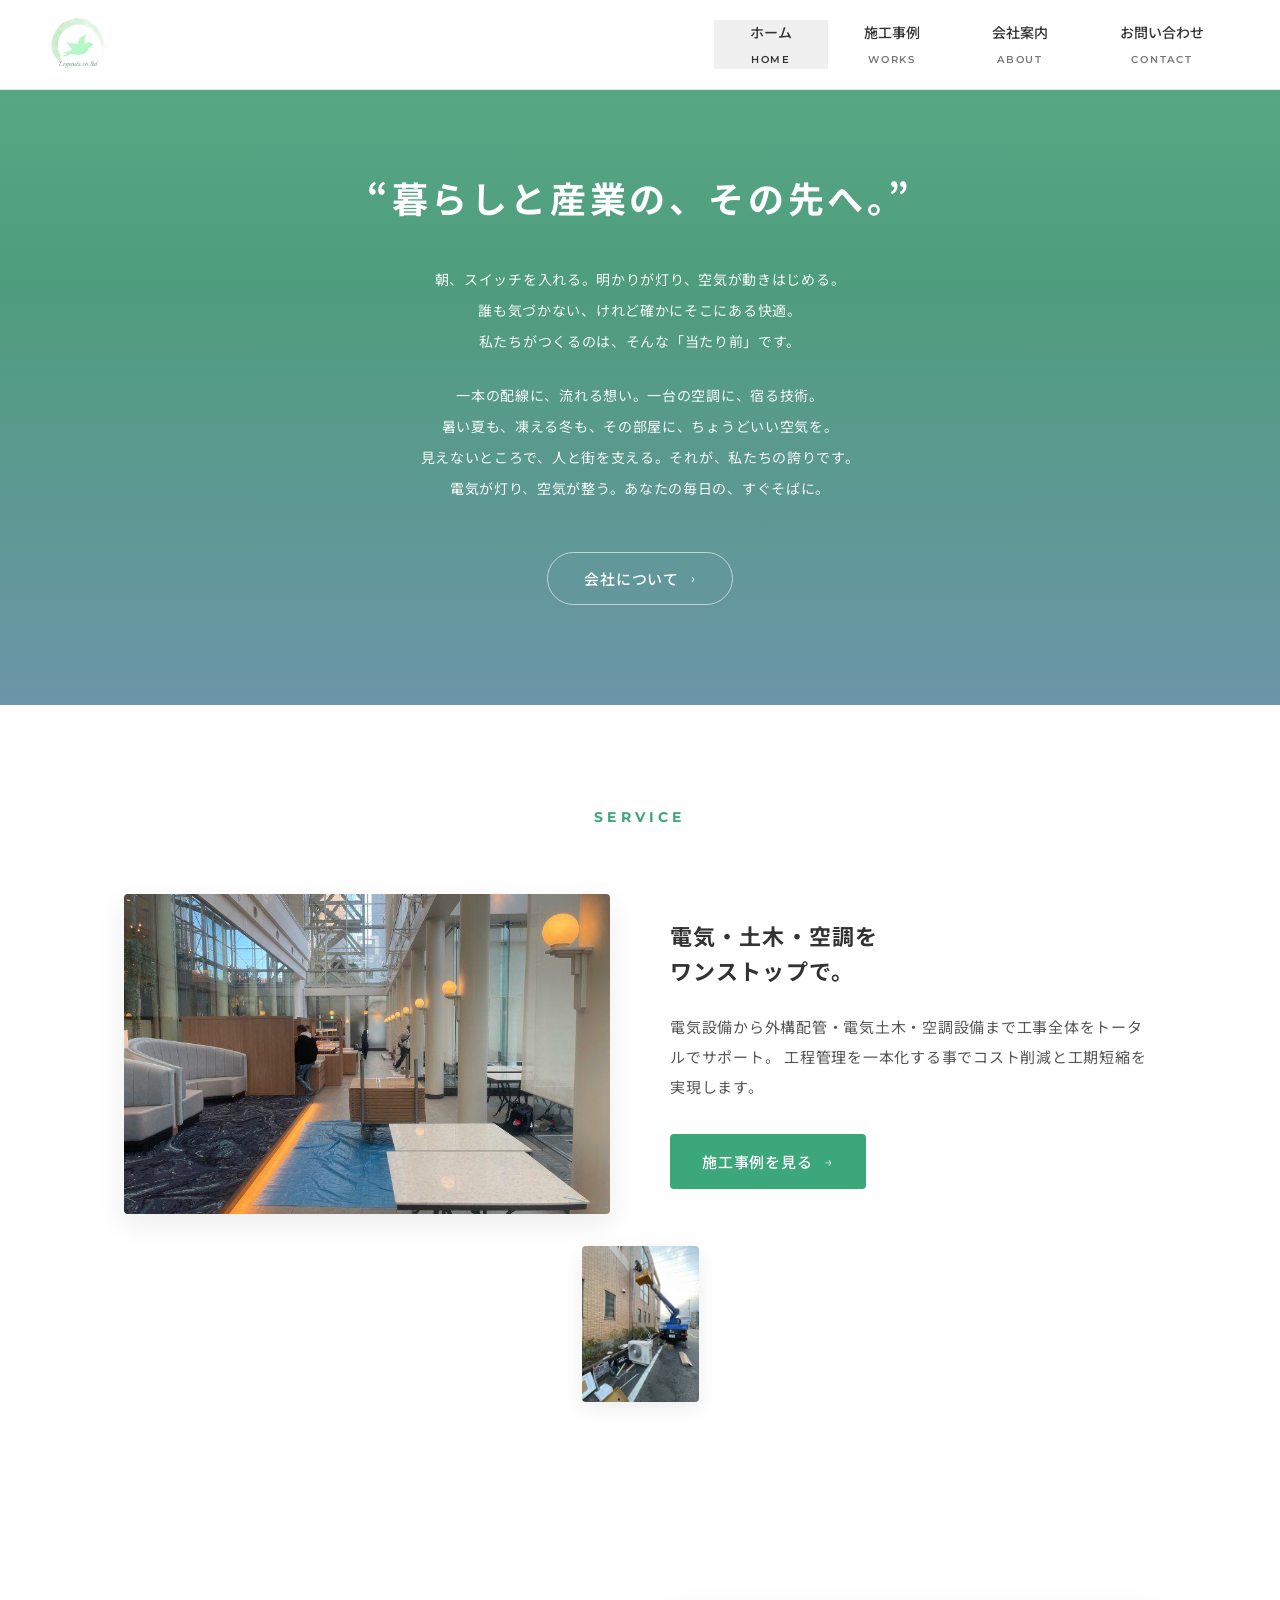
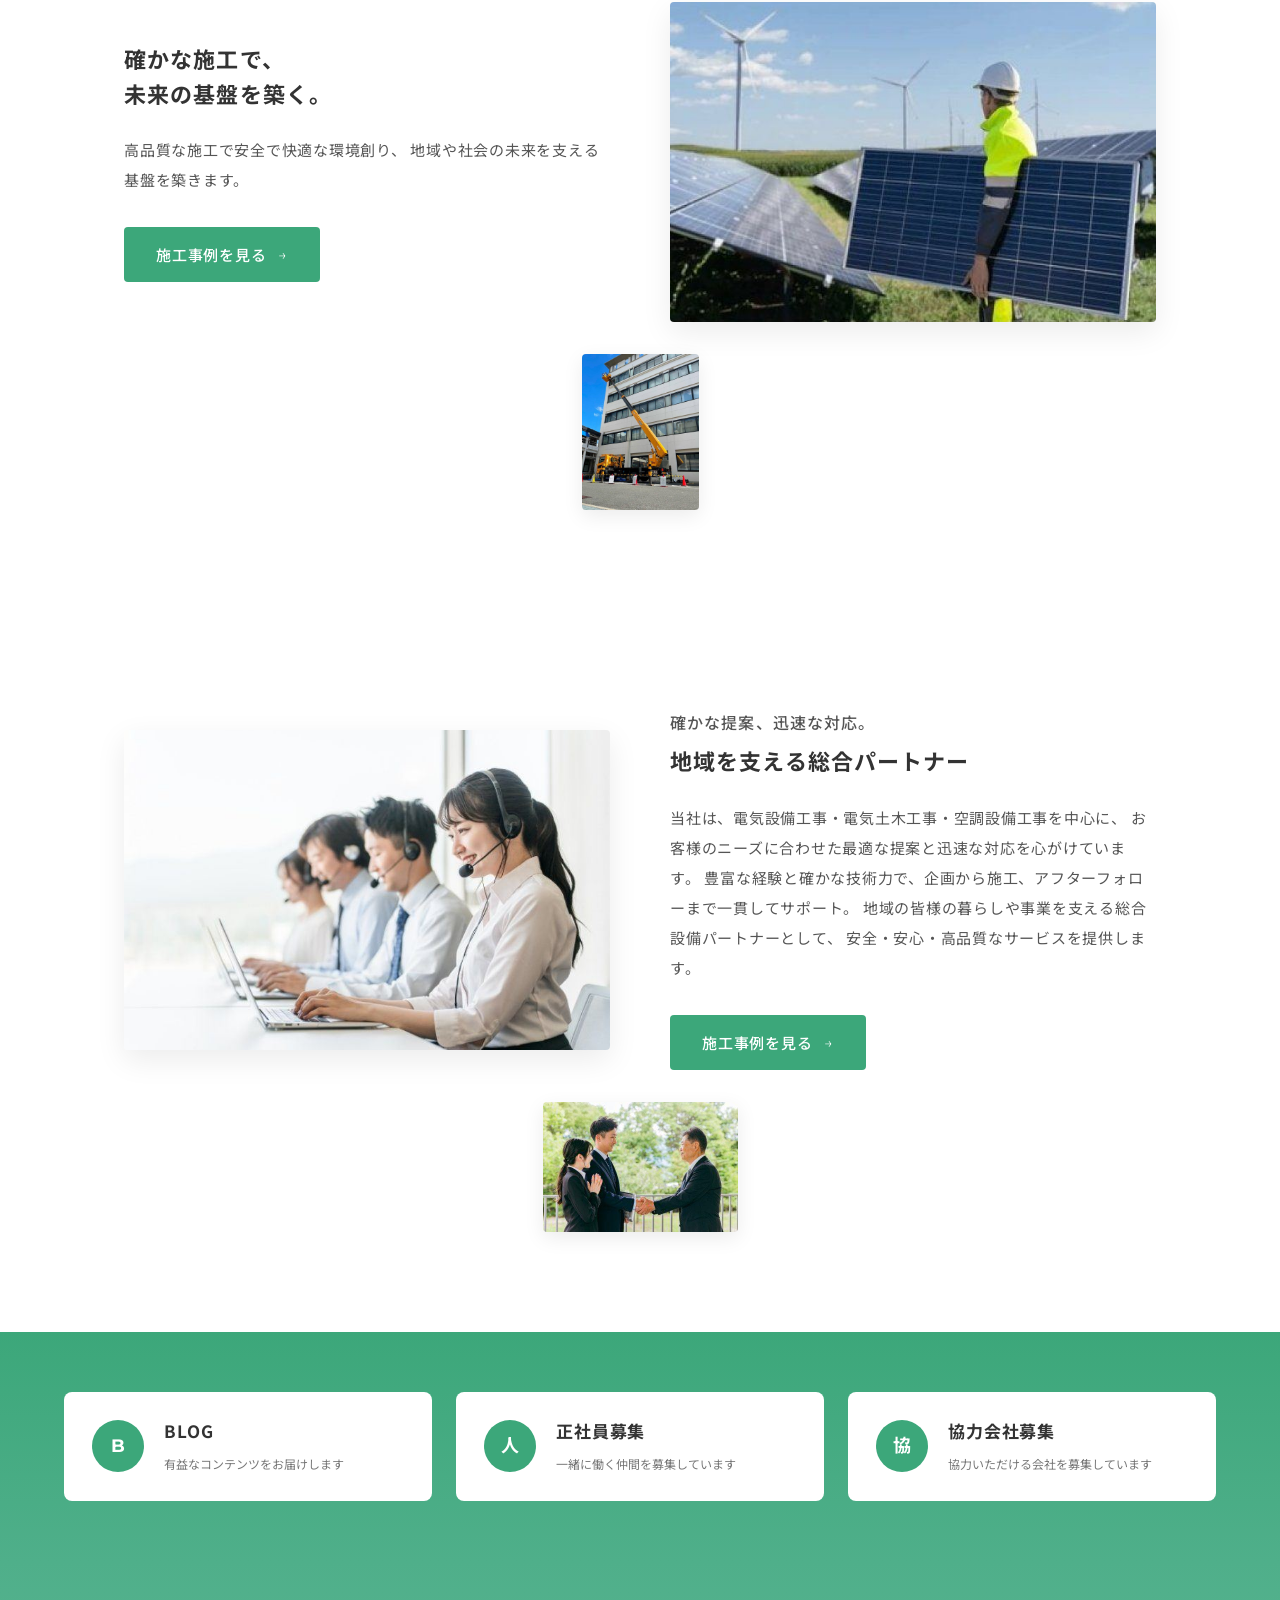
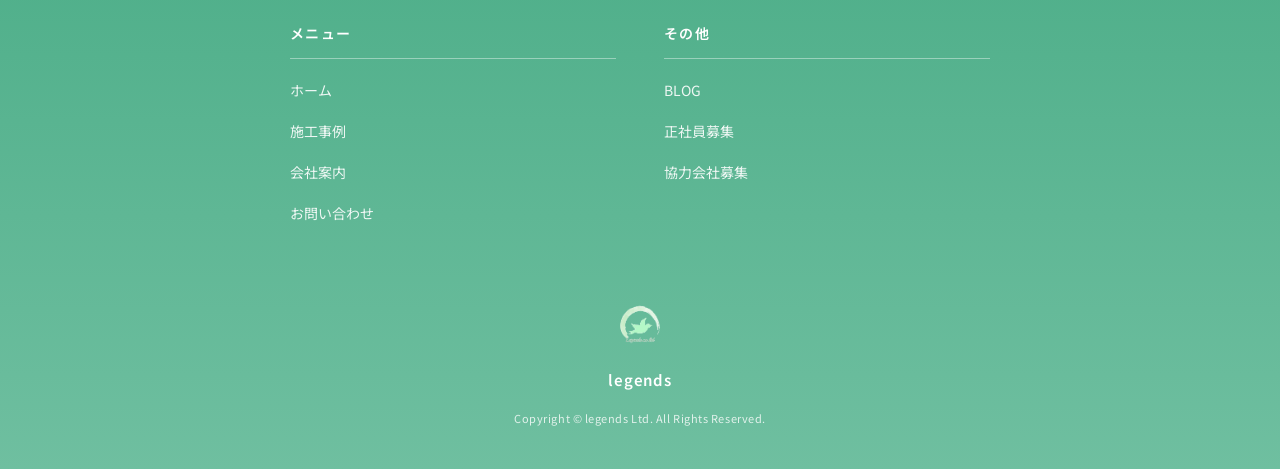
<file: index.html>
<!DOCTYPE html>
<html lang="ja"><script>document.documentElement.classList.add("js");</script>
<head>
<meta charset="UTF-8">
<meta name="viewport" content="width=device-width, initial-scale=1.0">
<title>有限会社レジェンズ｜大阪の電気設備工事・空調工事</title>
<meta name="description" content="大阪府大東市の有限会社レジェンズは、電気設備工事・電気土木工事・空調設備工事をワンストップで提供。確かな技術と迅速な対応で、地域の暮らしと産業を支える総合パートナーです。">
<meta name="keywords" content="電気設備工事,空調工事,大阪,電気土木,有限会社レジェンズ">

<!-- OGP -->
<meta property="og:title" content="有限会社レジェンズ｜大阪の電気設備工事・空調工事">
<meta property="og:description" content="電気・土木・空調をワンストップで。確かな施工で、未来の基盤を築く。">
<meta property="og:type" content="website">
<meta property="og:locale" content="ja_JP">
<meta property="og:site_name" content="有限会社レジェンズ">

<!-- Fonts -->
<link rel="preconnect" href="https://fonts.googleapis.com">
<link rel="preconnect" href="https://fonts.gstatic.com" crossorigin>
<link href="https://fonts.googleapis.com/css2?family=Montserrat:wght@500;600;700&family=Noto+Sans+JP:wght@300;400;500;600;700&display=swap" rel="stylesheet">

<!-- CSS -->
<link rel="stylesheet" href="./css/style.css">
<link rel="stylesheet" href="./css/pages.css">

<!-- Favicon (ロゴ画像から作成予定) -->
<link rel="icon" href="data:image/svg+xml,%3Csvg xmlns='http://www.w3.org/2000/svg' viewBox='0 0 64 64'%3E%3Ccircle cx='32' cy='32' r='30' fill='%233CA77A'/%3E%3Ctext x='32' y='42' font-family='Arial,sans-serif' font-size='32' font-weight='700' fill='%23fff' text-anchor='middle'%3EL%3C/text%3E%3C/svg%3E">
</head>
<body>

<!-- ============================================
     ヘッダー
============================================ -->
<header class="site-header">
  <div class="header-inner">
    <a href="./index.html" class="header-logo">
      <img src="./images/logo-bird-transparent.png" alt="有限会社レジェンズ" class="logo-bird-img">
    </a>
    <nav class="header-nav">
      <a href="./index.html" class="current">
        <span>ホーム</span>
        <span class="nav-en">HOME</span>
      </a>
      <a href="./works.html">
        <span>施工事例</span>
        <span class="nav-en">WORKS</span>
      </a>
      <a href="./company.html">
        <span>会社案内</span>
        <span class="nav-en">ABOUT</span>
      </a>
      <a href="./contact.html">
        <span>お問い合わせ</span>
        <span class="nav-en">CONTACT</span>
      </a>
    </nav>
    <button class="menu-toggle" aria-label="メニュー" aria-expanded="false">
      <span></span><span></span><span></span>
    </button>
  </div>
</header>

<main>

<!-- ============================================
     ヒーロー
============================================ -->
<section class="hero">
  <div class="hero-message">
    <h1 class="hero-catch">&ldquo;暮らしと産業の、その先へ。&rdquo;</h1>
    <div class="hero-body">
      <p>
        朝、スイッチを入れる。明かりが灯り、空気が動きはじめる。<br>
        誰も気づかない、けれど確かにそこにある快適。<br>
        私たちがつくるのは、そんな「当たり前」です。
      </p>
      <p>
        一本の配線に、流れる想い。一台の空調に、宿る技術。<br>
        暑い夏も、凍える冬も、その部屋に、ちょうどいい空気を。<br>
        見えないところで、人と街を支える。それが、私たちの誇りです。<br>
        電気が灯り、空気が整う。あなたの毎日の、すぐそばに。
      </p>
    </div>
    <a href="./company.html" class="btn btn-ghost">
      会社について
      <span style="font-size: 12px;">›</span>
    </a>
  </div>
</section>

<!-- ============================================
     SERVICE - 電気・土木・空調をワンストップで
============================================ -->
<section class="intro-section">
  <p class="label reveal">SERVICE</p>
  <div class="intro-content">
    <div class="intro-image reveal">
      <img src="./images/service/lobby.jpg" alt="商業施設の電気設備工事事例">
    </div>
    <div class="intro-text reveal reveal-delay-1">
      <h3>電気・土木・空調を<br>ワンストップで。</h3>
      <p>
        電気設備から外構配管・電気土木・空調設備まで工事全体をトータルでサポート。
        工程管理を一本化する事でコスト削減と工期短縮を実現します。
      </p>
      <a href="./works.html" class="btn btn-primary btn-arrow">施工事例を見る</a>
    </div>
  </div>
  <div class="intro-sub-image align-center portrait reveal reveal-delay-2">
    <img src="./images/service/aerial-work.jpg" alt="高所作業車による電気工事">
  </div>
</section>

<!-- ============================================
     第2ブロック - 確かな施工で、未来の基盤を築く
============================================ -->
<section class="intro-section">
  <div class="intro-content reverse">
    <div class="intro-image reveal">
      <img src="./images/service/solar.jpg" alt="再生可能エネルギー設備の施工">
    </div>
    <div class="intro-text reveal reveal-delay-1">
      <h3>確かな施工で、<br>未来の基盤を築く。</h3>
      <p>
        高品質な施工で安全で快適な環境創り、
        地域や社会の未来を支える基盤を築きます。
      </p>
      <a href="./works.html" class="btn btn-primary btn-arrow">施工事例を見る</a>
    </div>
  </div>
  <div class="intro-sub-image align-center portrait reveal reveal-delay-2">
    <img src="./images/service/scaffold.jpg" alt="高所作業車によるビル外装工事">
  </div>
</section>

<!-- ============================================
     第3ブロック - 確かな提案、迅速な対応
============================================ -->
<section class="intro-section">
  <div class="intro-content">
    <div class="intro-image reveal">
      <img src="./images/service/callcenter.jpg" alt="お客様サポート窓口">
    </div>
    <div class="intro-text reveal reveal-delay-1">
      <h3>
        <span class="small">確かな提案、迅速な対応。</span>
        地域を支える総合パートナー
      </h3>
      <p>
        当社は、電気設備工事・電気土木工事・空調設備工事を中心に、
        お客様のニーズに合わせた最適な提案と迅速な対応を心がけています。
        豊富な経験と確かな技術力で、企画から施工、アフターフォローまで一貫してサポート。
        地域の皆様の暮らしや事業を支える総合設備パートナーとして、
        安全・安心・高品質なサービスを提供します。
      </p>
      <a href="./works.html" class="btn btn-primary btn-arrow">施工事例を見る</a>
    </div>
  </div>
  <div class="intro-sub-image align-center reveal reveal-delay-2">
    <img src="./images/service/handshake.jpg" alt="お客様との信頼関係">
  </div>
</section>

</main>

<!-- ============================================
     フッターバナー
============================================ -->
<section class="footer-banners">
  <div class="container">
    <a href="#" class="banner-card">
      <div class="banner-icon">B</div>
      <div class="banner-text">
        <strong>BLOG</strong>
        <span>有益なコンテンツをお届けします</span>
      </div>
    </a>
    <a href="#" class="banner-card">
      <div class="banner-icon">人</div>
      <div class="banner-text">
        <strong>正社員募集</strong>
        <span>一緒に働く仲間を募集しています</span>
      </div>
    </a>
    <a href="#" class="banner-card">
      <div class="banner-icon">協</div>
      <div class="banner-text">
        <strong>協力会社募集</strong>
        <span>協力いただける会社を募集しています</span>
      </div>
    </a>
  </div>
</section>

<!-- ============================================
     フッター
============================================ -->
<footer class="site-footer">
  <div class="container">
    <div class="footer-menus">
      <div>
        <h4 class="footer-menu-title">メニュー</h4>
        <ul class="footer-menu-list">
          <li><a href="./index.html">ホーム</a></li>
          <li><a href="./works.html">施工事例</a></li>
          <li><a href="./company.html">会社案内</a></li>
          <li><a href="./contact.html">お問い合わせ</a></li>
        </ul>
      </div>
      <div>
        <h4 class="footer-menu-title">その他</h4>
        <ul class="footer-menu-list">
          <li><a href="#">BLOG</a></li>
          <li><a href="#">正社員募集</a></li>
          <li><a href="#">協力会社募集</a></li>
        </ul>
      </div>
    </div>
    <div class="footer-bottom">
      <img src="./images/logo-bird-transparent.png" alt="有限会社レジェンズ" class="footer-logo-img">
      <div class="footer-name">legends</div>
      <div class="footer-copy">Copyright &copy; legends Ltd. All Rights Reserved.</div>
    </div>
  </div>
</footer>

<script src="./js/main.js"></script>
</body>
</html>
</file>
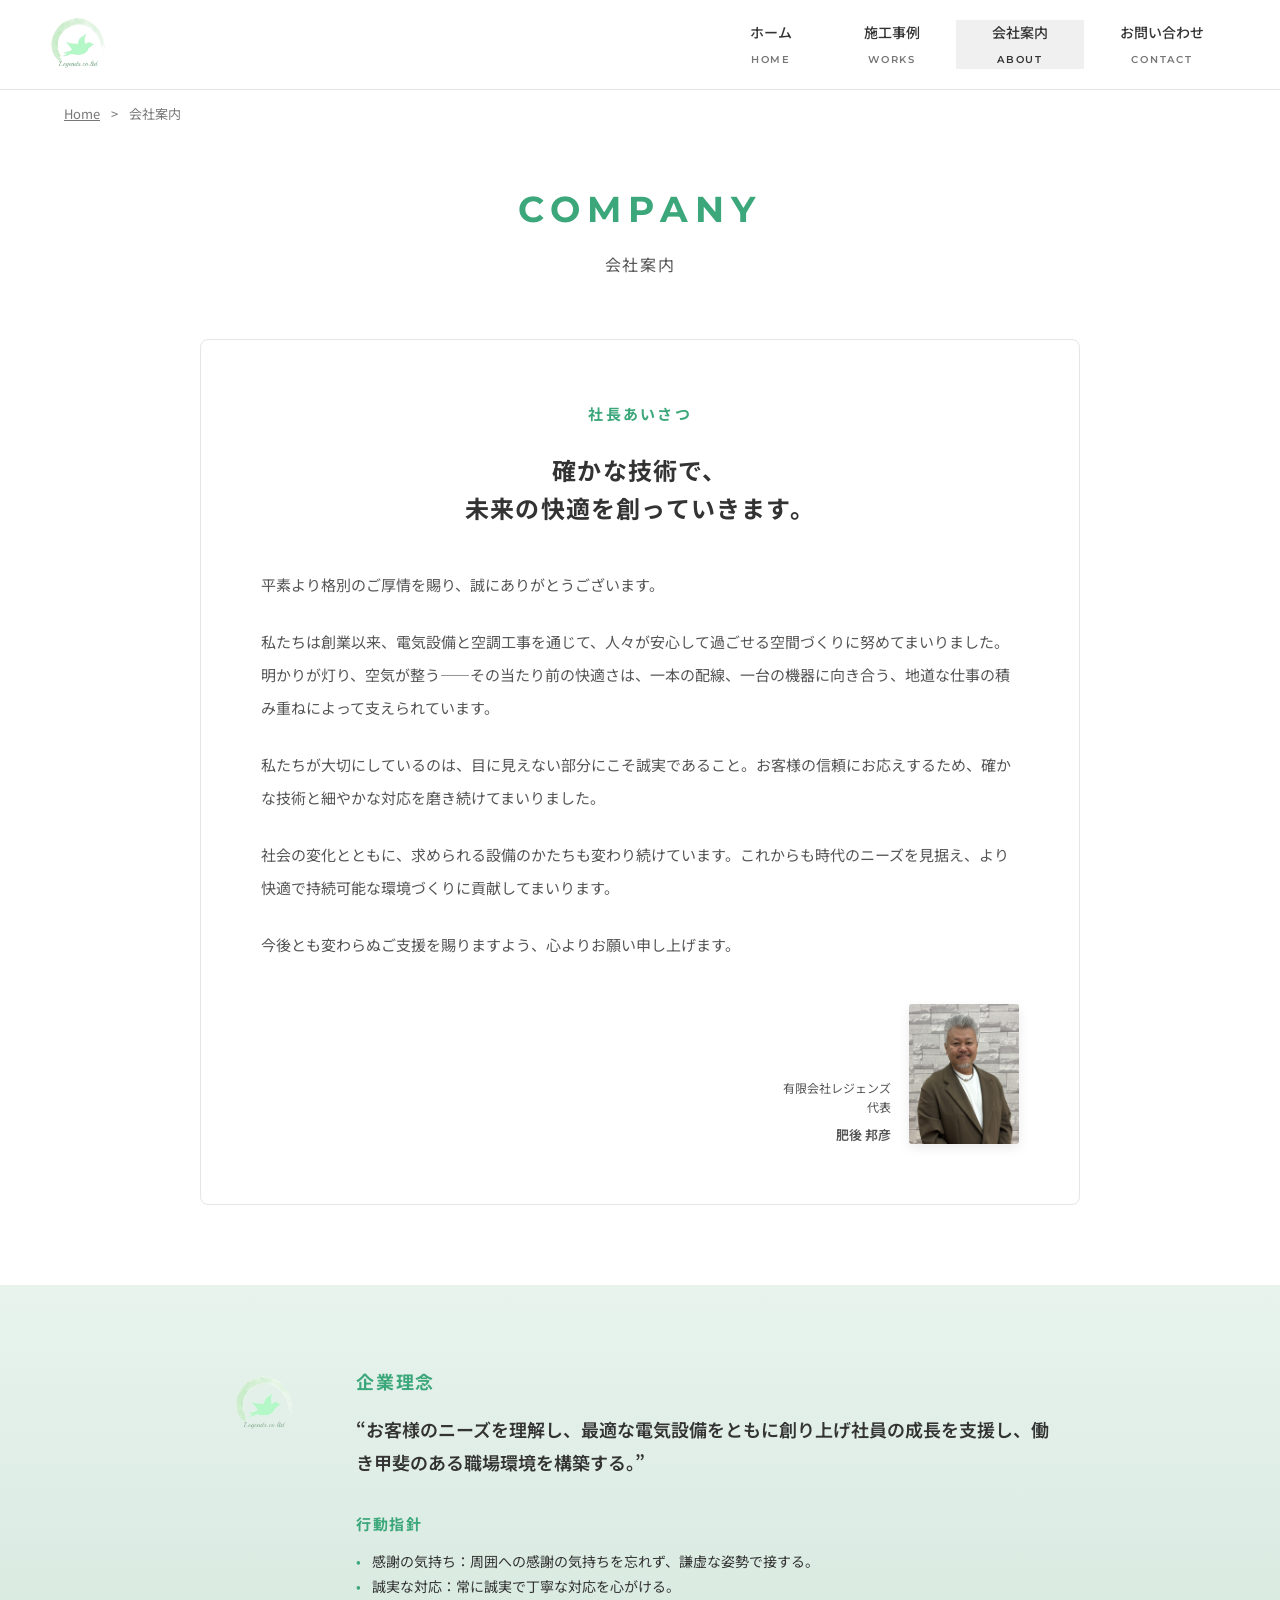
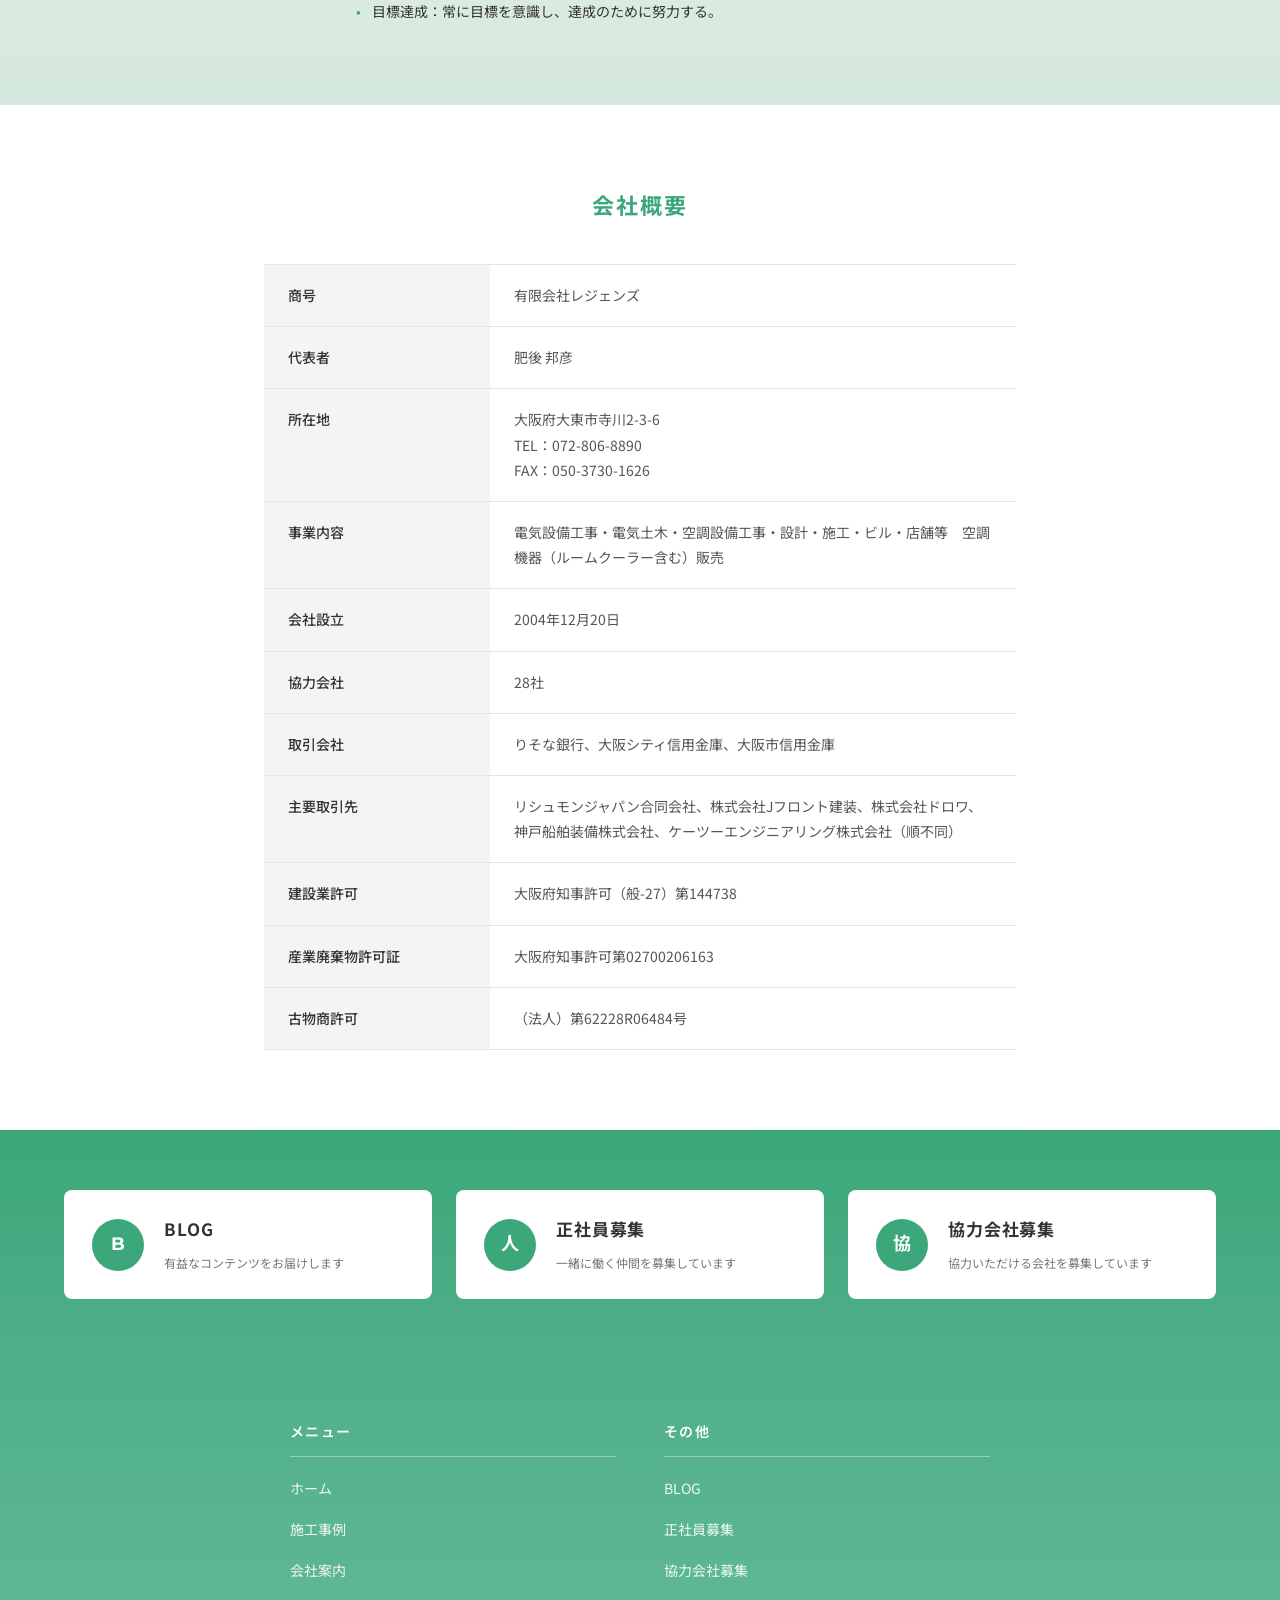
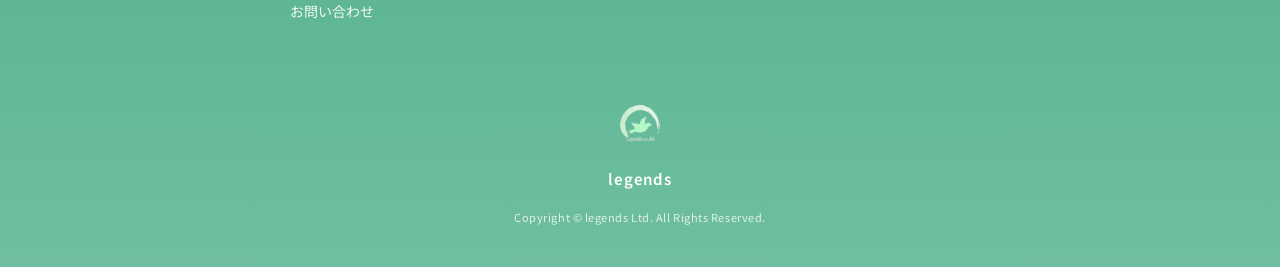
<file: company.html>
<!DOCTYPE html>
<html lang="ja"><script>document.documentElement.classList.add("js");</script>
<head>
<meta charset="UTF-8">
<meta name="viewport" content="width=device-width, initial-scale=1.0">
<title>会社案内｜有限会社レジェンズ｜大阪の電気設備工事会社</title>
<meta name="description" content="有限会社レジェンズの会社概要・経営理念・代表挨拶。大阪府大東市を拠点に電気設備工事・電気土木工事・空調設備工事を手掛ける総合設備パートナーです。">

<link rel="preconnect" href="https://fonts.googleapis.com">
<link rel="preconnect" href="https://fonts.gstatic.com" crossorigin>
<link href="https://fonts.googleapis.com/css2?family=Montserrat:wght@500;600;700&family=Noto+Sans+JP:wght@300;400;500;600;700&display=swap" rel="stylesheet">

<link rel="stylesheet" href="./css/style.css">
<link rel="stylesheet" href="./css/pages.css">

<link rel="icon" href="data:image/svg+xml,%3Csvg xmlns='http://www.w3.org/2000/svg' viewBox='0 0 64 64'%3E%3Ccircle cx='32' cy='32' r='30' fill='%233CA77A'/%3E%3Ctext x='32' y='42' font-family='Arial,sans-serif' font-size='32' font-weight='700' fill='%23fff' text-anchor='middle'%3EL%3C/text%3E%3C/svg%3E">
</head>
<body>

<header class="site-header">
  <div class="header-inner">
    <a href="./index.html" class="header-logo">
      <img src="./images/logo-bird-transparent.png" alt="有限会社レジェンズ" class="logo-bird-img">
    </a>
    <nav class="header-nav">
      <a href="./index.html"><span>ホーム</span><span class="nav-en">HOME</span></a>
      <a href="./works.html"><span>施工事例</span><span class="nav-en">WORKS</span></a>
      <a href="./company.html" class="current"><span>会社案内</span><span class="nav-en">ABOUT</span></a>
      <a href="./contact.html"><span>お問い合わせ</span><span class="nav-en">CONTACT</span></a>
    </nav>
    <button class="menu-toggle" aria-label="メニュー" aria-expanded="false">
      <span></span><span></span><span></span>
    </button>
  </div>
</header>

<main>

<div class="container">
  <nav class="breadcrumb">
    <a href="./index.html">Home</a>
    <span class="breadcrumb-sep">&gt;</span>
    <span>会社案内</span>
  </nav>
</div>

<div class="page-hero">
  <h1>COMPANY</h1>
  <p class="ja">会社案内</p>
</div>

<!-- 社長あいさつ -->
<div class="company-message reveal">
  <div class="company-message-head">
    <div class="label">社長あいさつ</div>
    <h2>確かな技術で、<br>未来の快適を創っていきます。</h2>
  </div>
  <div class="company-message-body">
    <p>平素より格別のご厚情を賜り、誠にありがとうございます。</p>
    <p>私たちは創業以来、電気設備と空調工事を通じて、人々が安心して過ごせる空間づくりに努めてまいりました。明かりが灯り、空気が整う——その当たり前の快適さは、一本の配線、一台の機器に向き合う、地道な仕事の積み重ねによって支えられています。</p>
    <p>私たちが大切にしているのは、目に見えない部分にこそ誠実であること。お客様の信頼にお応えするため、確かな技術と細やかな対応を磨き続けてまいりました。</p>
    <p>社会の変化とともに、求められる設備のかたちも変わり続けています。これからも時代のニーズを見据え、より快適で持続可能な環境づくりに貢献してまいります。</p>
    <p>今後とも変わらぬご支援を賜りますよう、心よりお願い申し上げます。</p>
      <div class="company-message-footer">
        <div class="company-message-sign">
          <span>有限会社レジェンズ<br>代表</span>
          <strong>肥後 邦彦</strong>
        </div>
        <div class="company-message-photo">
          <img src="./images/president.jpg" alt="代表 肥後 邦彦">
        </div>
      </div>
  </div>
</div>

<!-- 企業理念 -->
<section class="company-philosophy">
  <div class="philosophy-inner">
    <div class="philosophy-logo"><img src="./images/logo-bird-transparent.png" alt="有限会社レジェンズ"></div>
    <div class="philosophy-content reveal">
      <h3>企業理念</h3>
      <p class="principle">
        &ldquo;お客様のニーズを理解し、最適な電気設備をともに創り上げ社員の成長を支援し、働き甲斐のある職場環境を構築する。&rdquo;
      </p>
      <h4>行動指針</h4>
      <ul>
        <li>感謝の気持ち：周囲への感謝の気持ちを忘れず、謙虚な姿勢で接する。</li>
        <li>誠実な対応：常に誠実で丁寧な対応を心がける。</li>
        <li>目標達成：常に目標を意識し、達成のために努力する。</li>
      </ul>
    </div>
  </div>
</section>

<!-- 会社概要 -->
<section class="company-overview">
  <h2>会社概要</h2>
  <table class="company-table">
    <tbody>
      <tr>
        <th>商号</th>
        <td>有限会社レジェンズ</td>
      </tr>
      <tr>
        <th>代表者</th>
        <td>肥後 邦彦</td>
      </tr>
      <tr>
        <th>所在地</th>
        <td>
          大阪府大東市寺川2-3-6<br>
          TEL：072-806-8890<br>
          FAX：050-3730-1626
        </td>
      </tr>
      <tr>
        <th>事業内容</th>
        <td>電気設備工事・電気土木・空調設備工事・設計・施工・ビル・店舗等　空調機器（ルームクーラー含む）販売</td>
      </tr>
      <tr>
        <th>会社設立</th>
        <td>2004年12月20日</td>
      </tr>
      <tr>
        <th>協力会社</th>
        <td>28社</td>
      </tr>
      <tr>
        <th>取引会社</th>
        <td>りそな銀行、大阪シティ信用金庫、大阪市信用金庫</td>
      </tr>
      <tr>
        <th>主要取引先</th>
        <td>リシュモンジャパン合同会社、株式会社Jフロント建装、株式会社ドロワ、神戸船舶装備株式会社、ケーツーエンジニアリング株式会社（順不同）</td>
      </tr>
      <tr>
        <th>建設業許可</th>
        <td>大阪府知事許可（般-27）第144738</td>
      </tr>
      <tr>
        <th>産業廃棄物許可証</th>
        <td>大阪府知事許可第02700206163</td>
      </tr>
      <tr>
        <th>古物商許可</th>
        <td>（法人）第62228R06484号</td>
      </tr>
    </tbody>
  </table>
</section>

</main>

<section class="footer-banners">
  <div class="container">
    <a href="#" class="banner-card">
      <div class="banner-icon">B</div>
      <div class="banner-text"><strong>BLOG</strong><span>有益なコンテンツをお届けします</span></div>
    </a>
    <a href="#" class="banner-card">
      <div class="banner-icon">人</div>
      <div class="banner-text"><strong>正社員募集</strong><span>一緒に働く仲間を募集しています</span></div>
    </a>
    <a href="#" class="banner-card">
      <div class="banner-icon">協</div>
      <div class="banner-text"><strong>協力会社募集</strong><span>協力いただける会社を募集しています</span></div>
    </a>
  </div>
</section>

<footer class="site-footer">
  <div class="container">
    <div class="footer-menus">
      <div>
        <h4 class="footer-menu-title">メニュー</h4>
        <ul class="footer-menu-list">
          <li><a href="./index.html">ホーム</a></li>
          <li><a href="./works.html">施工事例</a></li>
          <li><a href="./company.html">会社案内</a></li>
          <li><a href="./contact.html">お問い合わせ</a></li>
        </ul>
      </div>
      <div>
        <h4 class="footer-menu-title">その他</h4>
        <ul class="footer-menu-list">
          <li><a href="#">BLOG</a></li>
          <li><a href="#">正社員募集</a></li>
          <li><a href="#">協力会社募集</a></li>
        </ul>
      </div>
    </div>
    <div class="footer-bottom">
      <img src="./images/logo-bird-transparent.png" alt="有限会社レジェンズ" class="footer-logo-img">
      <div class="footer-name">legends</div>
      <div class="footer-copy">Copyright &copy; legends Ltd. All Rights Reserved.</div>
    </div>
  </div>
</footer>

<script src="./js/main.js"></script>
</body>
</html>
</file>
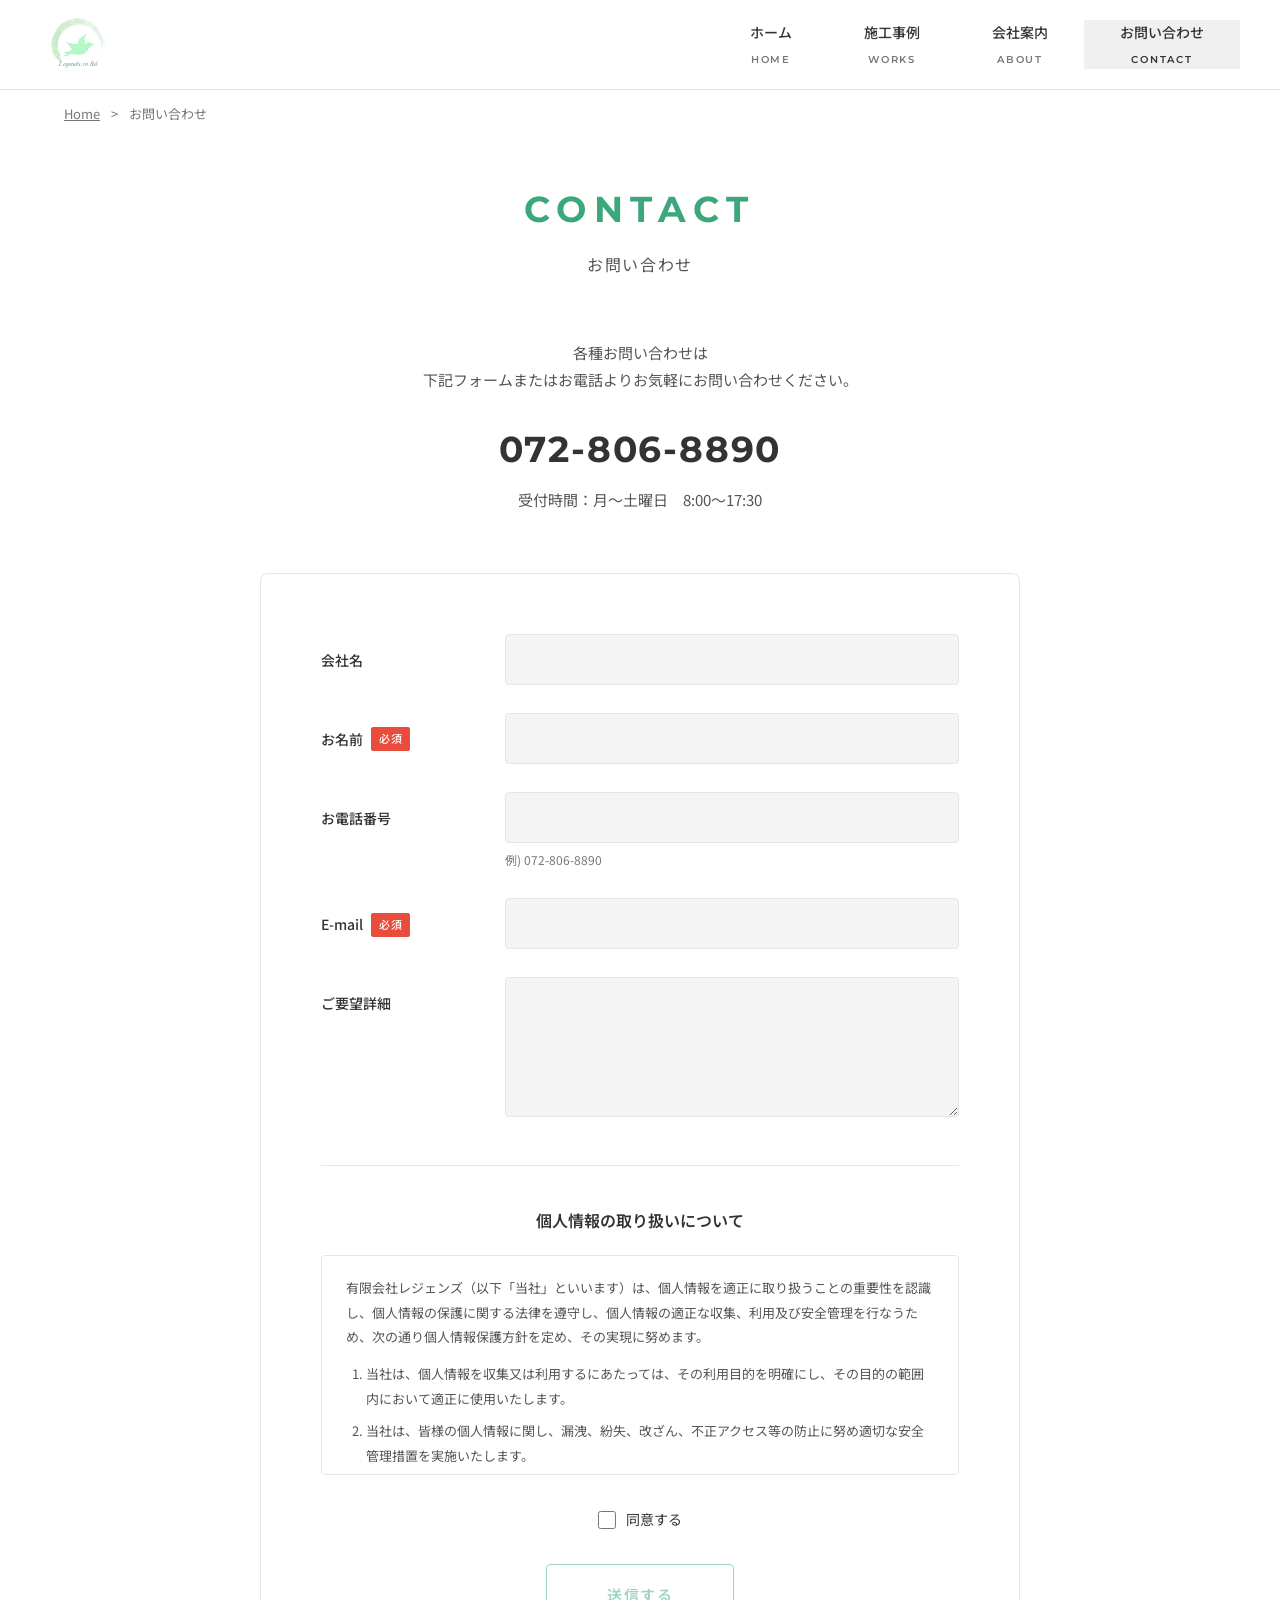
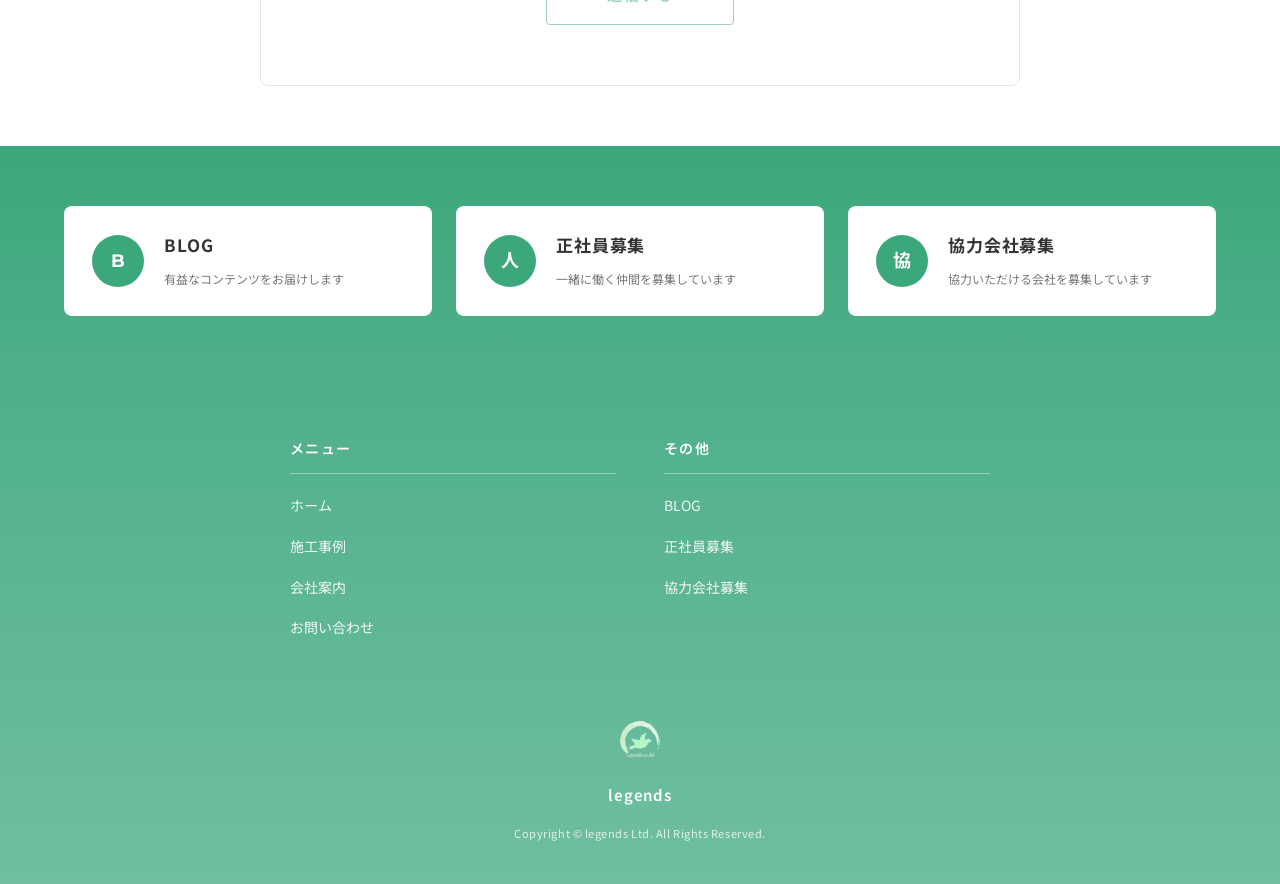
<file: contact.html>
<!DOCTYPE html>
<html lang="ja"><script>document.documentElement.classList.add("js");</script>
<head>
<meta charset="UTF-8">
<meta name="viewport" content="width=device-width, initial-scale=1.0">
<title>お問い合わせ｜有限会社レジェンズ｜電気設備工事のご相談</title>
<meta name="description" content="有限会社レジェンズへのお問い合わせはこちら。電気設備工事・空調工事に関するご相談、お見積もりのご依頼はお電話またはフォームからお気軽にどうぞ。">

<link rel="preconnect" href="https://fonts.googleapis.com">
<link rel="preconnect" href="https://fonts.gstatic.com" crossorigin>
<link href="https://fonts.googleapis.com/css2?family=Montserrat:wght@500;600;700&family=Noto+Sans+JP:wght@300;400;500;600;700&display=swap" rel="stylesheet">

<link rel="stylesheet" href="./css/style.css">
<link rel="stylesheet" href="./css/pages.css">

<link rel="icon" href="data:image/svg+xml,%3Csvg xmlns='http://www.w3.org/2000/svg' viewBox='0 0 64 64'%3E%3Ccircle cx='32' cy='32' r='30' fill='%233CA77A'/%3E%3Ctext x='32' y='42' font-family='Arial,sans-serif' font-size='32' font-weight='700' fill='%23fff' text-anchor='middle'%3EL%3C/text%3E%3C/svg%3E">
</head>
<body>

<header class="site-header">
  <div class="header-inner">
    <a href="./index.html" class="header-logo">
      <img src="./images/logo-bird-transparent.png" alt="有限会社レジェンズ" class="logo-bird-img">
    </a>
    <nav class="header-nav">
      <a href="./index.html"><span>ホーム</span><span class="nav-en">HOME</span></a>
      <a href="./works.html"><span>施工事例</span><span class="nav-en">WORKS</span></a>
      <a href="./company.html"><span>会社案内</span><span class="nav-en">ABOUT</span></a>
      <a href="./contact.html" class="current"><span>お問い合わせ</span><span class="nav-en">CONTACT</span></a>
    </nav>
    <button class="menu-toggle" aria-label="メニュー" aria-expanded="false">
      <span></span><span></span><span></span>
    </button>
  </div>
</header>

<main>

<div class="container">
  <nav class="breadcrumb">
    <a href="./index.html">Home</a>
    <span class="breadcrumb-sep">&gt;</span>
    <span>お問い合わせ</span>
  </nav>
</div>

<div class="page-hero">
  <h1>CONTACT</h1>
  <p class="ja">お問い合わせ</p>
</div>

<div class="contact-intro container-narrow">
  <p>
    各種お問い合わせは<br>
    下記フォームまたはお電話よりお気軽にお問い合わせください。
  </p>
  <div class="contact-tel">
    <a href="tel:0728068890">072-806-8890</a>
  </div>
  <p class="contact-tel-note">受付時間：月〜土曜日　8:00〜17:30</p>
</div>

<form class="contact-form reveal" action="./contact.php" method="post" novalidate>
  <div class="form-row">
    <label for="company">会社名</label>
    <div>
      <input type="text" id="company" name="company" autocomplete="organization">
    </div>
  </div>

  <div class="form-row">
    <label for="name">お名前 <span class="required-badge">必須</span></label>
    <div>
      <input type="text" id="name" name="name" required autocomplete="name">
    </div>
  </div>

  <div class="form-row">
    <label for="tel">お電話番号</label>
    <div>
      <input type="tel" id="tel" name="tel" autocomplete="tel">
      <p class="form-note">例) 072-806-8890</p>
    </div>
  </div>

  <div class="form-row">
    <label for="email">E-mail <span class="required-badge">必須</span></label>
    <div>
      <input type="email" id="email" name="email" required autocomplete="email">
    </div>
  </div>

  <div class="form-row">
    <label for="message">ご要望詳細</label>
    <div>
      <textarea id="message" name="message"></textarea>
    </div>
  </div>

  <div class="privacy-box">
    <h3>個人情報の取り扱いについて</h3>
    <div class="privacy-content">
      <p>有限会社レジェンズ（以下「当社」といいます）は、個人情報を適正に取り扱うことの重要性を認識し、個人情報の保護に関する法律を遵守し、個人情報の適正な収集、利用及び安全管理を行なうため、次の通り個人情報保護方針を定め、その実現に努めます。</p>
      <ol>
        <li>当社は、個人情報を収集又は利用するにあたっては、その利用目的を明確にし、その目的の範囲内において適正に使用いたします。</li>
        <li>当社は、皆様の個人情報に関し、漏洩、紛失、改ざん、不正アクセス等の防止に努め適切な安全管理措置を実施いたします。</li>
        <li>当社は、法令に定める場合を除き、ご本人の同意なく個人情報を第三者に提供することはありません。</li>
      </ol>
      <p>上記の個人情報の取扱いに同意いただいたうえでお問い合わせください。</p>
    </div>
  </div>

  <div class="privacy-agree">
    <label>
      <input type="checkbox" name="agree" value="1" required>
      <span>同意する</span>
    </label>
  </div>

  <div class="form-submit">
    <button type="submit">送信する</button>
  </div>
</form>

</main>

<section class="footer-banners">
  <div class="container">
    <a href="#" class="banner-card">
      <div class="banner-icon">B</div>
      <div class="banner-text"><strong>BLOG</strong><span>有益なコンテンツをお届けします</span></div>
    </a>
    <a href="#" class="banner-card">
      <div class="banner-icon">人</div>
      <div class="banner-text"><strong>正社員募集</strong><span>一緒に働く仲間を募集しています</span></div>
    </a>
    <a href="#" class="banner-card">
      <div class="banner-icon">協</div>
      <div class="banner-text"><strong>協力会社募集</strong><span>協力いただける会社を募集しています</span></div>
    </a>
  </div>
</section>

<footer class="site-footer">
  <div class="container">
    <div class="footer-menus">
      <div>
        <h4 class="footer-menu-title">メニュー</h4>
        <ul class="footer-menu-list">
          <li><a href="./index.html">ホーム</a></li>
          <li><a href="./works.html">施工事例</a></li>
          <li><a href="./company.html">会社案内</a></li>
          <li><a href="./contact.html">お問い合わせ</a></li>
        </ul>
      </div>
      <div>
        <h4 class="footer-menu-title">その他</h4>
        <ul class="footer-menu-list">
          <li><a href="#">BLOG</a></li>
          <li><a href="#">正社員募集</a></li>
          <li><a href="#">協力会社募集</a></li>
        </ul>
      </div>
    </div>
    <div class="footer-bottom">
      <img src="./images/logo-bird-transparent.png" alt="有限会社レジェンズ" class="footer-logo-img">
      <div class="footer-name">legends</div>
      <div class="footer-copy">Copyright &copy; legends Ltd. All Rights Reserved.</div>
    </div>
  </div>
</footer>

<script src="./js/main.js"></script>
</body>
</html>
</file>
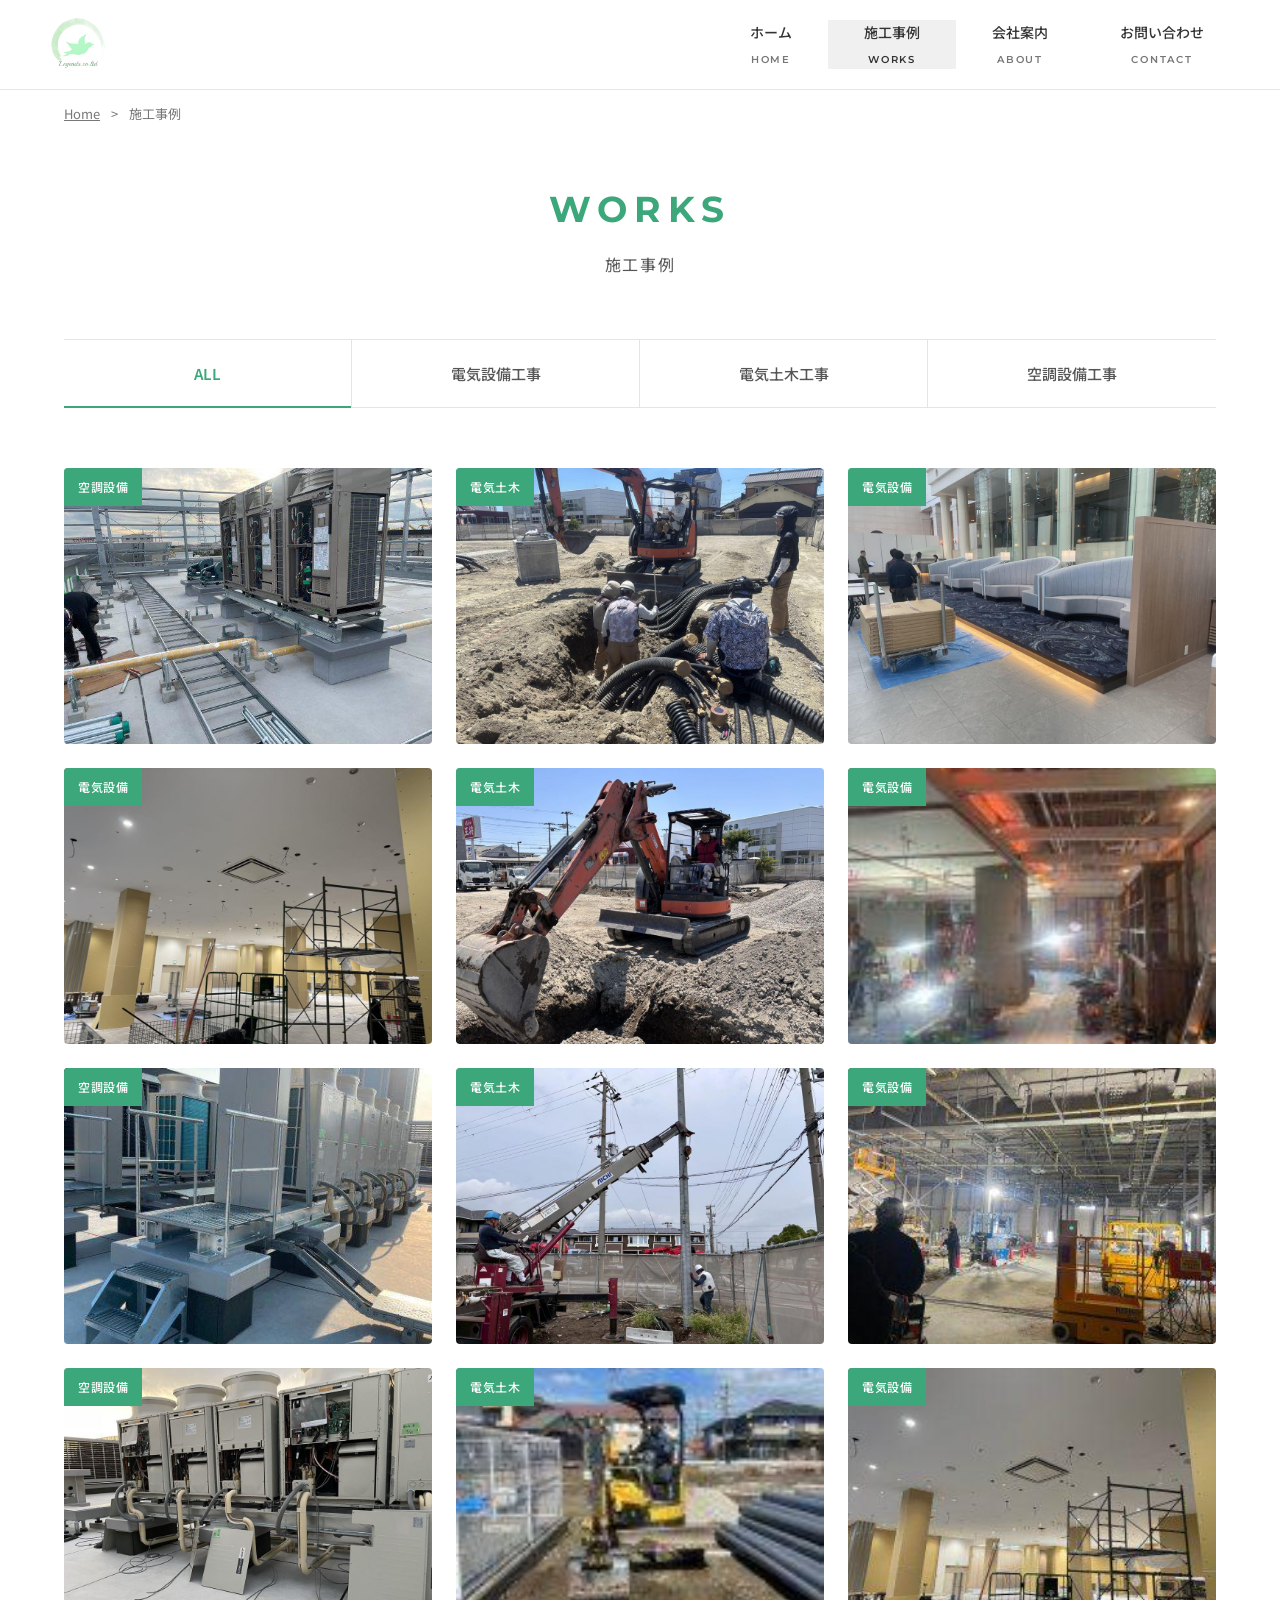
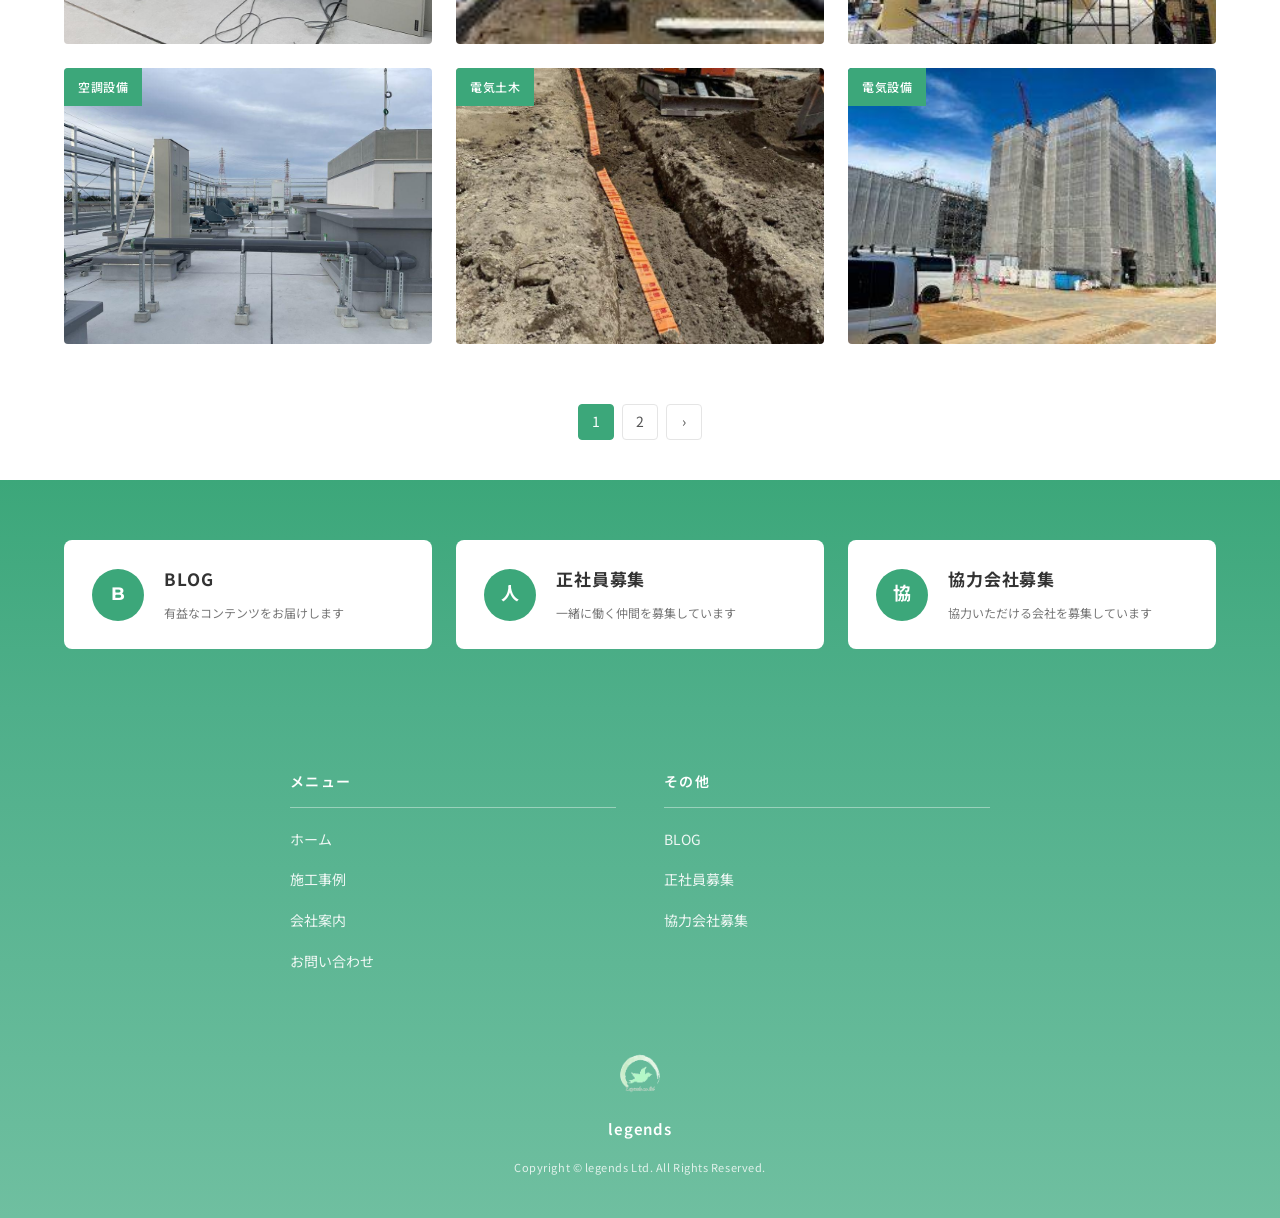
<file: works.html>
<!DOCTYPE html>
<html lang="ja"><script>document.documentElement.classList.add("js");</script>
<head>
<meta charset="UTF-8">
<meta name="viewport" content="width=device-width, initial-scale=1.0">
<title>施工事例｜有限会社レジェンズ｜電気設備工事・空調工事の実績</title>
<meta name="description" content="有限会社レジェンズの電気設備工事・電気土木工事・空調設備工事の施工事例をご紹介。商業施設・オフィス・工場など、多様な現場での実績をご覧いただけます。">
<meta name="keywords" content="電気設備工事 事例,空調工事 実績,大阪,有限会社レジェンズ">

<link rel="preconnect" href="https://fonts.googleapis.com">
<link rel="preconnect" href="https://fonts.gstatic.com" crossorigin>
<link href="https://fonts.googleapis.com/css2?family=Montserrat:wght@500;600;700&family=Noto+Sans+JP:wght@300;400;500;600;700&display=swap" rel="stylesheet">

<link rel="stylesheet" href="./css/style.css">
<link rel="stylesheet" href="./css/pages.css">

<link rel="icon" href="data:image/svg+xml,%3Csvg xmlns='http://www.w3.org/2000/svg' viewBox='0 0 64 64'%3E%3Ccircle cx='32' cy='32' r='30' fill='%233CA77A'/%3E%3Ctext x='32' y='42' font-family='Arial,sans-serif' font-size='32' font-weight='700' fill='%23fff' text-anchor='middle'%3EL%3C/text%3E%3C/svg%3E">
</head>
<body>

<header class="site-header">
  <div class="header-inner">
    <a href="./index.html" class="header-logo">
      <img src="./images/logo-bird-transparent.png" alt="有限会社レジェンズ" class="logo-bird-img">
    </a>
    <nav class="header-nav">
      <a href="./index.html"><span>ホーム</span><span class="nav-en">HOME</span></a>
      <a href="./works.html" class="current"><span>施工事例</span><span class="nav-en">WORKS</span></a>
      <a href="./company.html"><span>会社案内</span><span class="nav-en">ABOUT</span></a>
      <a href="./contact.html"><span>お問い合わせ</span><span class="nav-en">CONTACT</span></a>
    </nav>
    <button class="menu-toggle" aria-label="メニュー" aria-expanded="false">
      <span></span><span></span><span></span>
    </button>
  </div>
</header>

<main>

<div class="container">
  <nav class="breadcrumb">
    <a href="./index.html">Home</a>
    <span class="breadcrumb-sep">&gt;</span>
    <span>施工事例</span>
  </nav>
</div>

<div class="page-hero">
  <h1>WORKS</h1>
  <p class="ja">施工事例</p>
</div>

<div class="container">

  <div class="works-tabs">
    <button class="works-tab active" data-category="all">ALL</button>
    <button class="works-tab" data-category="electric">電気設備工事</button>
    <button class="works-tab" data-category="civil">電気土木工事</button>
    <button class="works-tab" data-category="aircon">空調設備工事</button>
  </div>

  <div class="works-grid">
    <!-- Row 1 -->
    <div class="works-item reveal">
      <span class="works-tag">空調設備</span>
      <img src="./images/works/rooftop-aircon-01.jpg" alt="屋上空調機ユニットの設置工事">
    </div>
    <div class="works-item reveal">
      <span class="works-tag">電気土木</span>
      <img src="./images/works2/electric_1.jpg" alt="配管埋設・電気土木工事">
    </div>
    <div class="works-item reveal">
      <span class="works-tag">電気設備</span>
      <img src="./images/works2/att5.jpg" alt="商業施設ロビーの電気設備工事">
    </div>

    <!-- Row 2 -->
    <div class="works-item reveal">
      <span class="works-tag">電気設備</span>
      <img src="./images/works2/att1.jpg" alt="大型施設内装の電気設備工事">
    </div>
    <div class="works-item reveal">
      <span class="works-tag">電気土木</span>
      <img src="./images/works2/electric_5.jpg" alt="小型重機による電気土木工事">
    </div>
    <div class="works-item reveal">
      <span class="works-tag">電気設備</span>
      <img src="./images/works/interior-construction.jpg" alt="商業施設内装の電気設備工事">
    </div>

    <!-- Row 3 -->
    <div class="works-item reveal">
      <span class="works-tag">空調設備</span>
      <img src="./images/works/rooftop-aircon-02.jpg" alt="ビル屋上の空調設備工事">
    </div>
    <div class="works-item reveal">
      <span class="works-tag">電気土木</span>
      <img src="./images/works2/electric_4.jpg" alt="電柱建柱・電気土木工事">
    </div>
    <div class="works-item reveal">
      <span class="works-tag">電気設備</span>
      <img src="./images/works/ceiling-work.jpg" alt="天井内装の電気設備工事">
    </div>

    <!-- Row 4 -->
    <div class="works-item reveal">
      <span class="works-tag">空調設備</span>
      <img src="./images/works2/garden_2.jpg" alt="屋上空調機の設置工事">
    </div>
    <div class="works-item reveal">
      <span class="works-tag">電気土木</span>
      <img src="./images/works/small-excavator.jpg" alt="小型重機による電気土木工事">
    </div>
    <div class="works-item reveal">
      <span class="works-tag">電気設備</span>
      <img src="./images/works/large-site-interior.jpg" alt="大型施設内装の電気設備工事">
    </div>

    <!-- Row 5 -->
    <div class="works-item reveal">
      <span class="works-tag">空調設備</span>
      <img src="./images/works2/garden_1.jpg" alt="屋上配管・空調設備工事">
    </div>
    <div class="works-item reveal">
      <span class="works-tag">電気土木</span>
      <img src="./images/works2/electric_3.jpg" alt="配管敷設・電気土木工事">
    </div>
    <div class="works-item reveal">
      <span class="works-tag">電気設備</span>
      <img src="./images/works/large-site-exterior.jpg" alt="大型施設の電気設備工事">
    </div>
  </div>

  <div class="works-pagination">
    <span class="current">1</span>
    <a href="#">2</a>
    <a href="#" aria-label="次のページ">›</a>
  </div>

</div>

</main>

<section class="footer-banners">
  <div class="container">
    <a href="#" class="banner-card">
      <div class="banner-icon">B</div>
      <div class="banner-text"><strong>BLOG</strong><span>有益なコンテンツをお届けします</span></div>
    </a>
    <a href="#" class="banner-card">
      <div class="banner-icon">人</div>
      <div class="banner-text"><strong>正社員募集</strong><span>一緒に働く仲間を募集しています</span></div>
    </a>
    <a href="#" class="banner-card">
      <div class="banner-icon">協</div>
      <div class="banner-text"><strong>協力会社募集</strong><span>協力いただける会社を募集しています</span></div>
    </a>
  </div>
</section>

<footer class="site-footer">
  <div class="container">
    <div class="footer-menus">
      <div>
        <h4 class="footer-menu-title">メニュー</h4>
        <ul class="footer-menu-list">
          <li><a href="./index.html">ホーム</a></li>
          <li><a href="./works.html">施工事例</a></li>
          <li><a href="./company.html">会社案内</a></li>
          <li><a href="./contact.html">お問い合わせ</a></li>
        </ul>
      </div>
      <div>
        <h4 class="footer-menu-title">その他</h4>
        <ul class="footer-menu-list">
          <li><a href="#">BLOG</a></li>
          <li><a href="#">正社員募集</a></li>
          <li><a href="#">協力会社募集</a></li>
        </ul>
      </div>
    </div>
    <div class="footer-bottom">
      <img src="./images/logo-bird-transparent.png" alt="有限会社レジェンズ" class="footer-logo-img">
      <div class="footer-name">legends</div>
      <div class="footer-copy">Copyright &copy; legends Ltd. All Rights Reserved.</div>
    </div>
  </div>
</footer>

<script src="./js/main.js"></script>
<script>
  // 施工事例カテゴリ切り替え
  (function() {
    const tabs = document.querySelectorAll('.works-tab');
    const items = document.querySelectorAll('.works-item');
    tabs.forEach(tab => {
      tab.addEventListener('click', () => {
        tabs.forEach(t => t.classList.remove('active'));
        tab.classList.add('active');
        const cat = tab.dataset.category;
        items.forEach(item => {
          const itemCat = item.querySelector('.works-tag').textContent.trim();
          let show = cat === 'all';
          if (cat === 'electric' && itemCat === '電気設備') show = true;
          if (cat === 'civil' && itemCat === '電気土木') show = true;
          if (cat === 'aircon' && itemCat === '空調設備') show = true;
          item.style.display = show ? '' : 'none';
        });
      });
    });
  })();
</script>
</body>
</html>
</file>
<file: css/style.css>
@charset "UTF-8";

/* ========================================
   LEGENS - 有限会社レジェンズ コーポレートサイト
   ========================================
   電気設備・電気土木・空調設備工事会社
   ターゲット：40代以上のビジネスマン（toB）
   トーン：シンプル、スタイリッシュ、フラット
======================================== */

/* === デザインシステム（カラー・タイポグラフィ） === */
:root {
  /* Primary - メインの緑 */
  --primary: #3CA77A;
  --primary-dark: #2E8862;
  --primary-light: #A5D4BD;
  --primary-pale: #E8F3EE;

  /* Neutral */
  --black: #1A1A1A;
  --dark: #2D2D2D;
  --gray-900: #333333;
  --gray-700: #555555;
  --gray-500: #777777;
  --gray-300: #C5C5C5;
  --gray-100: #E5E5E5;
  --gray-50: #F4F4F4;
  --cream: #F5F2EA;
  --white: #FFFFFF;

  /* Accent */
  --beige: #C9B98C;
  --beige-light: #E0D4B0;

  /* Form */
  --required: #E74C3C;

  /* Typography */
  --font-jp: "Noto Sans JP", "Hiragino Sans", "Hiragino Kaku Gothic ProN",
             "Yu Gothic Medium", "Meiryo", sans-serif;
  --font-en: "Montserrat", "Noto Sans JP", sans-serif;

  /* Layout */
  --container-max: 1200px;
  --container-narrow: 960px;
  --header-h: 90px;
  --header-h-sp: 64px;

  /* Effects */
  --shadow-sm: 0 2px 8px rgba(0, 0, 0, 0.05);
  --shadow-md: 0 4px 20px rgba(0, 0, 0, 0.08);
  --shadow-lg: 0 8px 32px rgba(0, 0, 0, 0.12);
  --transition: 0.3s cubic-bezier(0.4, 0, 0.2, 1);
}

/* === Reset === */
*, *::before, *::after {
  box-sizing: border-box;
  margin: 0;
  padding: 0;
}

html {
  scroll-behavior: smooth;
  -webkit-text-size-adjust: 100%;
}

body {
  font-family: var(--font-jp);
  font-weight: 400;
  font-size: 16px;
  line-height: 1.8;
  color: var(--gray-900);
  background: var(--white);
  overflow-x: hidden;
  -webkit-font-smoothing: antialiased;
  -moz-osx-font-smoothing: grayscale;
}

img {
  max-width: 100%;
  height: auto;
  display: block;
}

a {
  color: inherit;
  text-decoration: none;
  transition: var(--transition);
}

ul, ol { list-style: none; }
button { background: none; border: none; cursor: pointer; font: inherit; color: inherit; }

/* === レイアウト共通 === */
.container {
  width: 100%;
  max-width: var(--container-max);
  margin-inline: auto;
  padding-inline: 24px;
}

.container-narrow {
  width: 100%;
  max-width: var(--container-narrow);
  margin-inline: auto;
  padding-inline: 24px;
}

/* === タイポグラフィ共通 === */
.section-label {
  font-family: var(--font-en);
  font-size: 14px;
  font-weight: 700;
  letter-spacing: 0.25em;
  color: var(--primary);
  text-align: center;
  margin-bottom: 8px;
}

.section-title {
  font-family: var(--font-en);
  font-size: 36px;
  font-weight: 700;
  letter-spacing: 0.15em;
  color: var(--primary);
  text-align: center;
  line-height: 1.2;
}

.section-subtitle {
  font-size: 16px;
  color: var(--gray-700);
  text-align: center;
  margin-top: 8px;
  letter-spacing: 0.1em;
}

/* === ボタン === */
.btn {
  display: inline-flex;
  align-items: center;
  justify-content: center;
  gap: 12px;
  padding: 14px 32px;
  font-size: 15px;
  font-weight: 500;
  letter-spacing: 0.05em;
  border-radius: 4px;
  transition: var(--transition);
  cursor: pointer;
  white-space: nowrap;
}

.btn-primary {
  background: var(--primary);
  color: var(--white);
}
.btn-primary:hover {
  background: var(--primary-dark);
  transform: translateY(-2px);
  box-shadow: var(--shadow-md);
}

.btn-outline {
  background: var(--white);
  color: var(--primary);
  border: 1.5px solid var(--primary);
}
.btn-outline:hover {
  background: var(--primary);
  color: var(--white);
}

.btn-ghost {
  background: transparent;
  color: var(--white);
  border: 1.5px solid rgba(255, 255, 255, 0.6);
  padding: 12px 36px;
  border-radius: 30px;
}
.btn-ghost:hover {
  background: rgba(255, 255, 255, 0.15);
  border-color: var(--white);
}

.btn-arrow::after {
  content: "→";
  font-family: var(--font-en);
  font-weight: 300;
}

/* === ヘッダー === */
.site-header {
  position: fixed;
  top: 0;
  left: 0;
  right: 0;
  height: var(--header-h);
  background: #ffffff;
  z-index: 100;
  display: flex;
  align-items: stretch;
  border-bottom: 1px solid var(--gray-100);
}

.header-inner {
  width: 100%;
  margin: 0;
  padding: 0 40px;
  display: flex;
  align-items: center;
  justify-content: space-between;
}

/* ロゴエリア: 鳥ロゴ（正方形・透過PNG、白背景） */
.header-logo {
  display: flex;
  align-items: center;
  background: transparent;
  padding: 0;
  text-decoration: none;
  min-width: auto;
}
.header-logo .logo-bird-img {
  height: 76px;
  width: 76px;
  display: block;
  object-fit: contain;
}

/* ナビゲーション: 黒文字、各項目が高さ100%の縦長セル */
.header-nav {
  display: flex;
  gap: 0;
  align-items: stretch;
  padding-right: 0;
}
.header-nav a {
  display: flex;
  flex-direction: column;
  align-items: center;
  justify-content: center;
  gap: 6px;
  padding: 0 36px;
  font-size: 14px;
  font-weight: 500;
  color: var(--gray-900);
  text-decoration: none;
  position: relative;
  transition: background var(--transition);
}
.header-nav a::after { display: none; }
.header-nav a:hover {
  background: rgba(0, 0, 0, 0.04);
}
.header-nav a.current {
  background: rgba(0, 0, 0, 0.06);
}
.header-nav a .nav-en {
  font-family: var(--font-en, "Montserrat", sans-serif);
  font-size: 10px;
  font-weight: 600;
  letter-spacing: 0.18em;
  color: var(--gray-500);
}
.header-nav a:hover .nav-en,
.header-nav a.current .nav-en {
  color: var(--gray-900);
}

/* モバイルメニュートグル */
.menu-toggle {
  display: none;
  width: 48px;
  height: 48px;
  position: relative;
  background: transparent;
  border: none;
  margin-right: 12px;
  align-self: center;
}
.menu-toggle span {
  position: absolute;
  left: 12px;
  width: 24px;
  height: 2px;
  background: var(--gray-900);
  transition: var(--transition);
}
.menu-toggle span:nth-child(1) { top: 16px; }
.menu-toggle span:nth-child(2) { top: 23px; }
.menu-toggle span:nth-child(3) { top: 30px; }
.menu-toggle.active span:nth-child(1) { top: 23px; transform: rotate(45deg); }
.menu-toggle.active span:nth-child(2) { opacity: 0; }
.menu-toggle.active span:nth-child(3) { top: 23px; transform: rotate(-45deg); }

/* === パンくず === */
.breadcrumb {
  padding: 12px 0;
  font-size: 13px;
  color: var(--gray-500);
}
.breadcrumb a {
  color: var(--gray-500);
  text-decoration: underline;
}
.breadcrumb a:hover { color: var(--primary); }
.breadcrumb-sep { margin: 0 8px; }

/* === ページタイトル === */
.page-title-wrap {
  text-align: center;
  padding: 60px 0 40px;
}

/* === フッター（バナー部分） === */
.footer-banners {
  background: linear-gradient(180deg, var(--primary) 0%, #4FAF8A 100%);
  padding: 60px 0;
}
.footer-banners .container {
  display: grid;
  grid-template-columns: repeat(3, 1fr);
  gap: 24px;
}
.banner-card {
  background: var(--white);
  border-radius: 8px;
  padding: 24px 28px;
  display: flex;
  align-items: center;
  gap: 20px;
  transition: var(--transition);
}
.banner-card:hover {
  transform: translateY(-4px);
  box-shadow: var(--shadow-lg);
}
.banner-icon {
  flex-shrink: 0;
  width: 52px;
  height: 52px;
  border-radius: 50%;
  background: var(--primary);
  color: var(--white);
  display: flex;
  align-items: center;
  justify-content: center;
  font-family: var(--font-en);
  font-size: 18px;
  font-weight: 700;
}
.banner-text { flex: 1; }
.banner-text strong {
  display: block;
  font-size: 17px;
  font-weight: 700;
  color: var(--gray-900);
  margin-bottom: 2px;
  letter-spacing: 0.05em;
}
.banner-text span {
  font-size: 12px;
  color: var(--gray-500);
}

/* === フッター（メニュー部分） === */
.site-footer {
  background: linear-gradient(180deg, #4FAF8A 0%, #6FBFA0 100%);
  color: var(--white);
  padding: 60px 0 40px;
}
.footer-menus {
  display: grid;
  grid-template-columns: repeat(2, 1fr);
  gap: 48px;
  max-width: 700px;
  margin: 0 auto 60px;
}
.footer-menu-title {
  font-size: 14px;
  font-weight: 600;
  letter-spacing: 0.1em;
  padding-bottom: 12px;
  margin-bottom: 16px;
  border-bottom: 1px solid rgba(255, 255, 255, 0.4);
}
.footer-menu-list li { margin-bottom: 12px; }
.footer-menu-list a {
  font-size: 14px;
  color: var(--white);
  opacity: 0.9;
}
.footer-menu-list a:hover { opacity: 1; }

.footer-bottom {
  display: flex;
  flex-direction: column;
  align-items: center;
  gap: 8px;
}
.footer-logo-img {
  width: 56px;
  height: 56px;
  object-fit: contain;
  display: block;
  border-radius: 6px;
}
.footer-name {
  font-family: "Noto Sans JP", sans-serif;
  font-size: 15px;
  font-weight: 600;
  letter-spacing: 0.05em;
  margin-top: 4px;
  color: var(--white);
}
.footer-copy {
  font-size: 11px;
  opacity: 0.8;
  letter-spacing: 0.05em;
  margin-top: 8px;
}

/* === スクロール出現アニメーション ===
   Progressive Enhancement: JSが効いている場合のみ非表示にする
   .js クラスは <head> のインラインscriptで即座に付与される */
.js .reveal {
  opacity: 0;
  transform: translateY(30px);
  transition: opacity 0.8s ease, transform 0.8s ease;
}
.js .reveal.visible {
  opacity: 1;
  transform: translateY(0);
}
.js .reveal-delay-1 { transition-delay: 0.1s; }
.js .reveal-delay-2 { transition-delay: 0.2s; }
.js .reveal-delay-3 { transition-delay: 0.3s; }

/* === メインコンテンツの上部余白 === */
main {
  padding-top: var(--header-h);
}

/* ============================================
   レスポンシブ（タブレット）
============================================ */
@media (max-width: 1024px) {
  .header-nav { gap: 28px; }
  .section-title { font-size: 30px; }
}

/* ============================================
   レスポンシブ（スマホ）
============================================ */
@media (max-width: 768px) {
  body { font-size: 15px; }

  :root {
    --header-h: var(--header-h-sp);
  }

  .container, .container-narrow { padding-inline: 20px; }

  /* ヘッダー */
  .site-header { height: var(--header-h-sp); }
  .header-inner { padding: 0 16px; }
  .header-logo {
    min-width: auto;
    padding: 0;
  }
  .header-logo .logo-bird-img { height: 52px; width: 52px; }

  .menu-toggle { display: block; }

  .header-nav {
    position: fixed;
    top: var(--header-h-sp);
    left: 0;
    right: 0;
    background: #ffffff;
    flex-direction: column;
    gap: 0;
    padding: 12px 0;
    transform: translateY(-120%);
    transition: transform var(--transition);
    box-shadow: var(--shadow-md);
    max-height: calc(100vh - var(--header-h-sp));
    overflow-y: auto;
  }
  .header-nav.open { transform: translateY(0); }
  .header-nav a {
    width: 100%;
    flex-direction: row;
    justify-content: space-between;
    padding: 16px 20px;
    border-bottom: 1px solid var(--gray-100);
  }
  .header-nav a::after { display: none; }
  .header-nav a .nav-en { font-size: 11px; }

  /* セクション */
  .section-title { font-size: 24px; }
  .section-label { font-size: 12px; }

  /* バナー（縦並び） */
  .footer-banners { padding: 40px 0; }
  .footer-banners .container {
    grid-template-columns: 1fr;
    gap: 12px;
  }
  .banner-card { padding: 18px 20px; }
  .banner-icon { width: 44px; height: 44px; font-size: 16px; }
  .banner-text strong { font-size: 15px; }

  /* フッターメニュー */
  .footer-menus {
    grid-template-columns: 1fr;
    gap: 32px;
    margin-bottom: 40px;
  }

  /* ボタン */
  .btn { padding: 12px 24px; font-size: 14px; }
}

@media (max-width: 480px) {
  .section-title { font-size: 22px; }
}
</file>
<file: css/pages.css>
@charset "UTF-8";

/* ============================================
   トップページ - ヒーロー（Figma準拠：画像なし・緑グラデのみ）
============================================ */
.hero {
  position: relative;
  margin-top: calc(var(--header-h) * -1);
  padding-top: var(--header-h);
  background: linear-gradient(180deg, #5BAA88 0%, #4E9D7C 40%, #6B95A8 100%);
  color: var(--white);
  overflow: hidden;
}

.hero-message {
  padding: 80px 24px 100px;
  text-align: center;
  position: relative;
  max-width: 920px;
  margin: 0 auto;
}

.hero-catch {
  font-size: 36px;
  font-weight: 700;
  color: var(--white);
  letter-spacing: 0.1em;
  margin-bottom: 40px;
  line-height: 1.5;
}

.hero-body {
  max-width: 720px;
  margin: 0 auto 48px;
  font-size: 14px;
  line-height: 2.2;
  color: rgba(255, 255, 255, 0.95);
  letter-spacing: 0.05em;
}
.hero-body p + p { margin-top: 24px; }

/* ロード時のアニメーション */
.hero-catch,
.hero-body,
.hero-message .btn {
  opacity: 0;
  transform: translateY(20px);
  animation: heroFadeUp 1s ease forwards;
}
.hero-catch { animation-delay: 0.2s; }
.hero-body { animation-delay: 0.5s; }
.hero-message .btn { animation-delay: 0.8s; }

@keyframes heroFadeUp {
  to { opacity: 1; transform: translateY(0); }
}

/* ============================================
   トップページ - 共通セクション設計（Figma準拠）
============================================ */
.intro-section {
  padding: 100px 0;
  position: relative;
  background: var(--white);
  color: var(--gray-900);
}

.intro-section .label {
  font-family: var(--font-en);
  font-size: 14px;
  font-weight: 700;
  letter-spacing: 0.3em;
  color: var(--primary);
  text-align: center;
  margin-bottom: 64px;
}

.intro-content {
  display: grid;
  grid-template-columns: 1fr 1fr;
  gap: 60px;
  align-items: center;
  max-width: 1080px;
  margin: 0 auto;
  padding: 0 24px;
}
.intro-content.reverse > :first-child { order: 2; }
.intro-content.reverse > :last-child { order: 1; }

.intro-image {
  border-radius: 4px;
  overflow: hidden;
  box-shadow: 0 10px 30px rgba(0, 0, 0, 0.08);
}
.intro-image img {
  width: 100%;
  height: 320px;
  object-fit: cover;
  display: block;
}

.intro-text h3 {
  font-size: 22px;
  font-weight: 700;
  line-height: 1.6;
  margin-bottom: 24px;
  letter-spacing: 0.05em;
  color: var(--gray-900);
}
.intro-text h3 .small {
  display: block;
  font-size: 16px;
  font-weight: 500;
  margin-bottom: 8px;
  color: var(--gray-700);
}
.intro-text p {
  font-size: 15px;
  line-height: 2;
  margin-bottom: 32px;
  letter-spacing: 0.05em;
  color: var(--gray-700);
}

/* サブ画像（テキスト下に独立配置・Figma準拠でジグザグ） */
.intro-sub-image {
  max-width: 1080px;
  margin: 0 auto;
  padding: 32px 24px 0;
  display: flex;
  justify-content: center; /* デフォルトは中央 */
}
.intro-sub-image.align-right  { justify-content: flex-end; padding-right: 80px; }
.intro-sub-image.align-left   { justify-content: flex-start; padding-left: 80px; }
.intro-sub-image.align-center { justify-content: center; }
.intro-sub-image img {
  width: 195px;
  height: 130px;
  object-fit: cover;
  border-radius: 4px;
  box-shadow: 0 6px 20px rgba(0, 0, 0, 0.08);
}
.intro-sub-image.portrait img {
  width: 117px;
  height: 156px;
}

/* ============================================
   下層ページ共通 - ページタイトル
============================================ */
.page-hero {
  padding: 40px 0 60px;
  text-align: center;
}
.page-hero .breadcrumb {
  text-align: left;
  max-width: var(--container-max);
  margin: 0 auto 32px;
  padding: 0 24px;
}
.page-hero h1 {
  font-family: var(--font-en);
  font-size: 36px;
  font-weight: 700;
  letter-spacing: 0.2em;
  color: var(--primary);
  margin-bottom: 8px;
}
.page-hero .ja {
  font-size: 16px;
  color: var(--gray-700);
  letter-spacing: 0.1em;
}

/* ============================================
   施工事例ページ - WORKS
============================================ */
.works-tabs {
  display: grid;
  grid-template-columns: repeat(4, 1fr);
  border-top: 1px solid var(--gray-100);
  border-bottom: 1px solid var(--gray-100);
  margin-bottom: 60px;
}
.works-tab {
  display: flex;
  align-items: center;
  justify-content: center;
  padding: 20px 16px;
  font-size: 15px;
  font-weight: 500;
  color: var(--gray-700);
  border-right: 1px solid var(--gray-100);
  cursor: pointer;
  transition: var(--transition);
  position: relative;
}
.works-tab:last-child { border-right: none; }
.works-tab.active {
  color: var(--primary);
  font-weight: 600;
}
.works-tab.active::after {
  content: "";
  position: absolute;
  bottom: -1px;
  left: 0;
  right: 0;
  height: 2px;
  background: var(--primary);
}
.works-tab:hover { color: var(--primary); }

.works-grid {
  display: grid;
  grid-template-columns: repeat(3, 1fr);
  gap: 24px;
  margin-bottom: 60px;
}
.works-item {
  position: relative;
  aspect-ratio: 4 / 3;
  border-radius: 4px;
  overflow: hidden;
  background: var(--gray-100);
  cursor: pointer;
}
.works-item img {
  width: 100%;
  height: 100%;
  object-fit: cover;
  transition: transform 0.6s ease;
}
.works-item:hover img { transform: scale(1.05); }
.works-tag {
  position: absolute;
  top: 0;
  left: 0;
  background: var(--primary);
  color: var(--white);
  font-size: 12px;
  font-weight: 500;
  padding: 8px 14px;
  letter-spacing: 0.05em;
  z-index: 2;
}

.works-pagination {
  display: flex;
  justify-content: center;
  gap: 8px;
  margin-bottom: 40px;
}
.works-pagination a,
.works-pagination span {
  display: flex;
  align-items: center;
  justify-content: center;
  width: 36px;
  height: 36px;
  font-size: 14px;
  border: 1px solid var(--gray-100);
  border-radius: 4px;
  color: var(--gray-700);
}
.works-pagination a:hover,
.works-pagination .current {
  background: var(--primary);
  color: var(--white);
  border-color: var(--primary);
}

/* ============================================
   会社案内ページ - COMPANY
============================================ */
.company-message {
  max-width: 880px;
  margin: 0 auto 80px;
  background: var(--white);
  border: 1px solid var(--gray-100);
  border-radius: 8px;
  padding: 60px;
}
.company-message-head {
  text-align: center;
  margin-bottom: 40px;
}
.company-message-head .label {
  font-size: 15px;
  font-weight: 700;
  color: var(--primary);
  margin-bottom: 24px;
  letter-spacing: 0.15em;
}
.company-message-head h2 {
  font-size: 24px;
  font-weight: 700;
  line-height: 1.6;
  color: var(--gray-900);
  letter-spacing: 0.05em;
}
.company-message-body p {
  font-size: 15px;
  line-height: 2.2;
  margin-bottom: 24px;
  color: var(--gray-700);
}
.company-message-sign {
  text-align: right;
  margin-top: 40px;
  font-size: 14px;
  color: var(--gray-700);
}
.company-message-sign strong {
  display: block;
  font-size: 16px;
  color: var(--gray-900);
  font-weight: 600;
  margin-top: 4px;
}

.company-philosophy {
  background: linear-gradient(180deg, #E8F3EE 0%, #D5E8DD 100%);
  padding: 80px 0;
  margin-bottom: 80px;
}
.philosophy-inner {
  max-width: 880px;
  margin: 0 auto;
  padding: 0 24px;
  display: grid;
  grid-template-columns: 100px 1fr;
  gap: 32px;
  align-items: start;
}
.philosophy-logo {
  width: 80px;
  height: 80px;
  border-radius: 6px;
  display: flex;
  align-items: center;
  justify-content: center;
  flex-shrink: 0;
  overflow: hidden;
}
.philosophy-logo img {
  width: 80px;
  height: 80px;
  object-fit: cover;
}
.philosophy-content h3 {
  font-size: 18px;
  color: var(--primary);
  margin-bottom: 16px;
  font-weight: 700;
  letter-spacing: 0.1em;
}
.philosophy-content .principle {
  font-size: 18px;
  font-weight: 600;
  line-height: 1.8;
  margin-bottom: 32px;
}
.philosophy-content h4 {
  font-size: 15px;
  color: var(--primary);
  font-weight: 700;
  margin-bottom: 12px;
  letter-spacing: 0.1em;
}
.philosophy-content ul li {
  font-size: 14px;
  line-height: 1.8;
  padding-left: 16px;
  position: relative;
}
.philosophy-content ul li::before {
  content: "•";
  position: absolute;
  left: 0;
  color: var(--primary);
}

.company-overview {
  max-width: 800px;
  margin: 0 auto 80px;
  padding: 0 24px;
}
.company-overview h2 {
  font-size: 22px;
  font-weight: 700;
  text-align: center;
  color: var(--primary);
  margin-bottom: 40px;
  letter-spacing: 0.1em;
}
.company-table {
  width: 100%;
  border-collapse: collapse;
  border-top: 1px solid var(--gray-100);
}
.company-table th,
.company-table td {
  text-align: left;
  padding: 18px 24px;
  font-size: 14px;
  border-bottom: 1px solid var(--gray-100);
  vertical-align: top;
}
.company-table th {
  width: 30%;
  background: var(--gray-50);
  font-weight: 500;
  color: var(--gray-900);
}
.company-table td {
  color: var(--gray-700);
  line-height: 1.8;
}

/* ============================================
   お問い合わせページ - CONTACT
============================================ */
.contact-intro {
  text-align: center;
  margin-bottom: 40px;
}
.contact-intro p {
  font-size: 15px;
  color: var(--gray-700);
  line-height: 1.8;
}
.contact-tel {
  font-family: var(--font-en);
  font-size: 36px;
  font-weight: 700;
  color: var(--gray-900);
  margin: 24px 0 4px;
  letter-spacing: 0.05em;
}
.contact-tel a { color: var(--gray-900); }
.contact-tel-note {
  font-size: 13px;
  color: var(--gray-500);
}

.contact-form {
  max-width: 760px;
  margin: 60px auto;
  background: var(--white);
  border: 1px solid var(--gray-100);
  border-radius: 8px;
  padding: 60px;
}
.form-row {
  margin-bottom: 28px;
  display: grid;
  grid-template-columns: 160px 1fr;
  gap: 24px;
  align-items: start;
}
.form-row label {
  font-size: 14px;
  font-weight: 500;
  padding-top: 14px;
  display: flex;
  align-items: center;
  gap: 8px;
}
.required-badge {
  background: var(--required);
  color: var(--white);
  font-size: 11px;
  font-weight: 500;
  padding: 2px 8px;
  border-radius: 2px;
  letter-spacing: 0.05em;
}
.form-row input,
.form-row textarea {
  width: 100%;
  padding: 14px 16px;
  font-size: 15px;
  font-family: inherit;
  background: var(--gray-50);
  border: 1px solid var(--gray-100);
  border-radius: 4px;
  transition: var(--transition);
}
.form-row input:focus,
.form-row textarea:focus {
  outline: none;
  border-color: var(--primary);
  background: var(--white);
  box-shadow: 0 0 0 3px rgba(60, 167, 122, 0.15);
}
.form-row textarea {
  min-height: 140px;
  resize: vertical;
}
.form-note {
  font-size: 12px;
  color: var(--gray-500);
  margin-top: 6px;
}

.privacy-box {
  border-top: 1px solid var(--gray-100);
  padding-top: 40px;
  margin-top: 40px;
}
.privacy-box h3 {
  font-size: 16px;
  font-weight: 600;
  text-align: center;
  margin-bottom: 20px;
}
.privacy-content {
  background: var(--white);
  border: 1px solid var(--gray-100);
  border-radius: 4px;
  padding: 20px 24px;
  font-size: 13px;
  line-height: 1.9;
  color: var(--gray-700);
  max-height: 220px;
  overflow-y: auto;
}
.privacy-content p { margin-bottom: 12px; }
.privacy-content ol { list-style: decimal; padding-left: 20px; }
.privacy-content ol li { margin-bottom: 8px; }

.privacy-agree {
  text-align: center;
  margin: 32px 0 28px;
}
.privacy-agree label {
  display: inline-flex;
  align-items: center;
  gap: 10px;
  font-size: 14px;
  cursor: pointer;
}
.privacy-agree input { width: 18px; height: 18px; cursor: pointer; }

.form-submit {
  text-align: center;
}
.form-submit button {
  background: var(--white);
  color: var(--primary);
  border: 1.5px solid var(--primary);
  padding: 16px 60px;
  font-size: 15px;
  font-weight: 600;
  border-radius: 4px;
  letter-spacing: 0.1em;
  cursor: pointer;
  transition: var(--transition);
}
.form-submit button:hover {
  background: var(--primary);
  color: var(--white);
}

/* ============================================
   レスポンシブ
============================================ */
@media (max-width: 1024px) {
  .intro-content { gap: 40px; }
  .intro-section { padding: 80px 0; }
}

@media (max-width: 768px) {
  /* ヒーロー */
  .hero-message { padding: 50px 20px 70px; }
  .hero-catch { font-size: 22px; margin-bottom: 28px; line-height: 1.6; }
  .hero-body { font-size: 13px; line-height: 2; margin-bottom: 36px; }

  /* セクション */
  .intro-section { padding: 60px 0; }
  .intro-content {
    grid-template-columns: 1fr;
    gap: 32px;
    padding: 0 20px;
  }
  .intro-content.reverse > :first-child { order: unset; }
  .intro-content.reverse > :last-child { order: unset; }
  .intro-image img { height: 220px; }
  .intro-sub-image img { width: 160px; height: 107px; }
  .intro-sub-image.portrait img { width: 100px; height: 134px; }
  .intro-sub-image.align-right { padding-right: 24px; }
  .intro-sub-image.align-left { padding-left: 24px; }
  .intro-text h3 { font-size: 18px; }

  /* ページタイトル */
  .page-hero { padding: 24px 0 40px; }
  .page-hero h1 { font-size: 28px; }

  /* WORKS */
  .works-tabs { grid-template-columns: repeat(2, 1fr); }
  .works-tab { padding: 14px 8px; font-size: 13px; }
  .works-tab:nth-child(2) { border-right: none; }
  .works-tab:nth-child(-n+2) { border-bottom: 1px solid var(--gray-100); }
  .works-grid {
    grid-template-columns: repeat(2, 1fr);
    gap: 12px;
  }

  /* COMPANY */
  .company-message {
    padding: 32px 24px;
    border-radius: 4px;
  }
  .company-message-head h2 { font-size: 18px; }
  .philosophy-inner {
    grid-template-columns: 1fr;
    text-align: center;
  }
  .philosophy-content { text-align: left; }
  .company-table th,
  .company-table td {
    display: block;
    width: 100%;
    padding: 12px 16px;
  }
  .company-table th {
    border-bottom: none;
    padding-bottom: 4px;
  }

  /* CONTACT */
  .contact-form { padding: 32px 24px; border-radius: 4px; }
  .form-row {
    grid-template-columns: 1fr;
    gap: 8px;
  }
  .form-row label { padding-top: 0; }
  .contact-tel { font-size: 28px; }
}

@media (max-width: 480px) {
  .works-grid { grid-template-columns: 1fr; }
  .hero-catch { font-size: 18px; }
}


/* 社長あいさつ - 写真枠を署名の隣に配置（Figma準拠：PHOTO=90×70, gap=18px） */
.company-message-footer {
  display: flex;
  justify-content: flex-end;
  align-items: flex-end;
  gap: 18px;
  margin-top: 32px;
  padding-top: 11px;
  flex-wrap: wrap;
}
.company-message-footer .company-message-sign {
  margin-top: 0;
  text-align: right;
  font-size: 12px;
  line-height: 19.2px;
  color: #555;
  flex: 0 0 auto;
}
.company-message-footer .company-message-sign strong {
  font-size: 13px;
  color: #555;
  font-weight: 600;
  margin-top: 8px;
}
.company-message-photo {
  width: 110px;
  height: 140px;
  border-radius: 3px;
  overflow: hidden;
  flex-shrink: 0;
  box-shadow: 0 4px 12px rgba(0, 0, 0, 0.08);
}
.company-message-photo img {
  width: 100%;
  height: 100%;
  object-fit: cover;
  object-position: center top;
  display: block;
}

@media (max-width: 768px) {
  .company-message-footer {
    gap: 16px;
  }
  .company-message-photo {
    width: 90px;
    height: 115px;
  }
}
</file>
